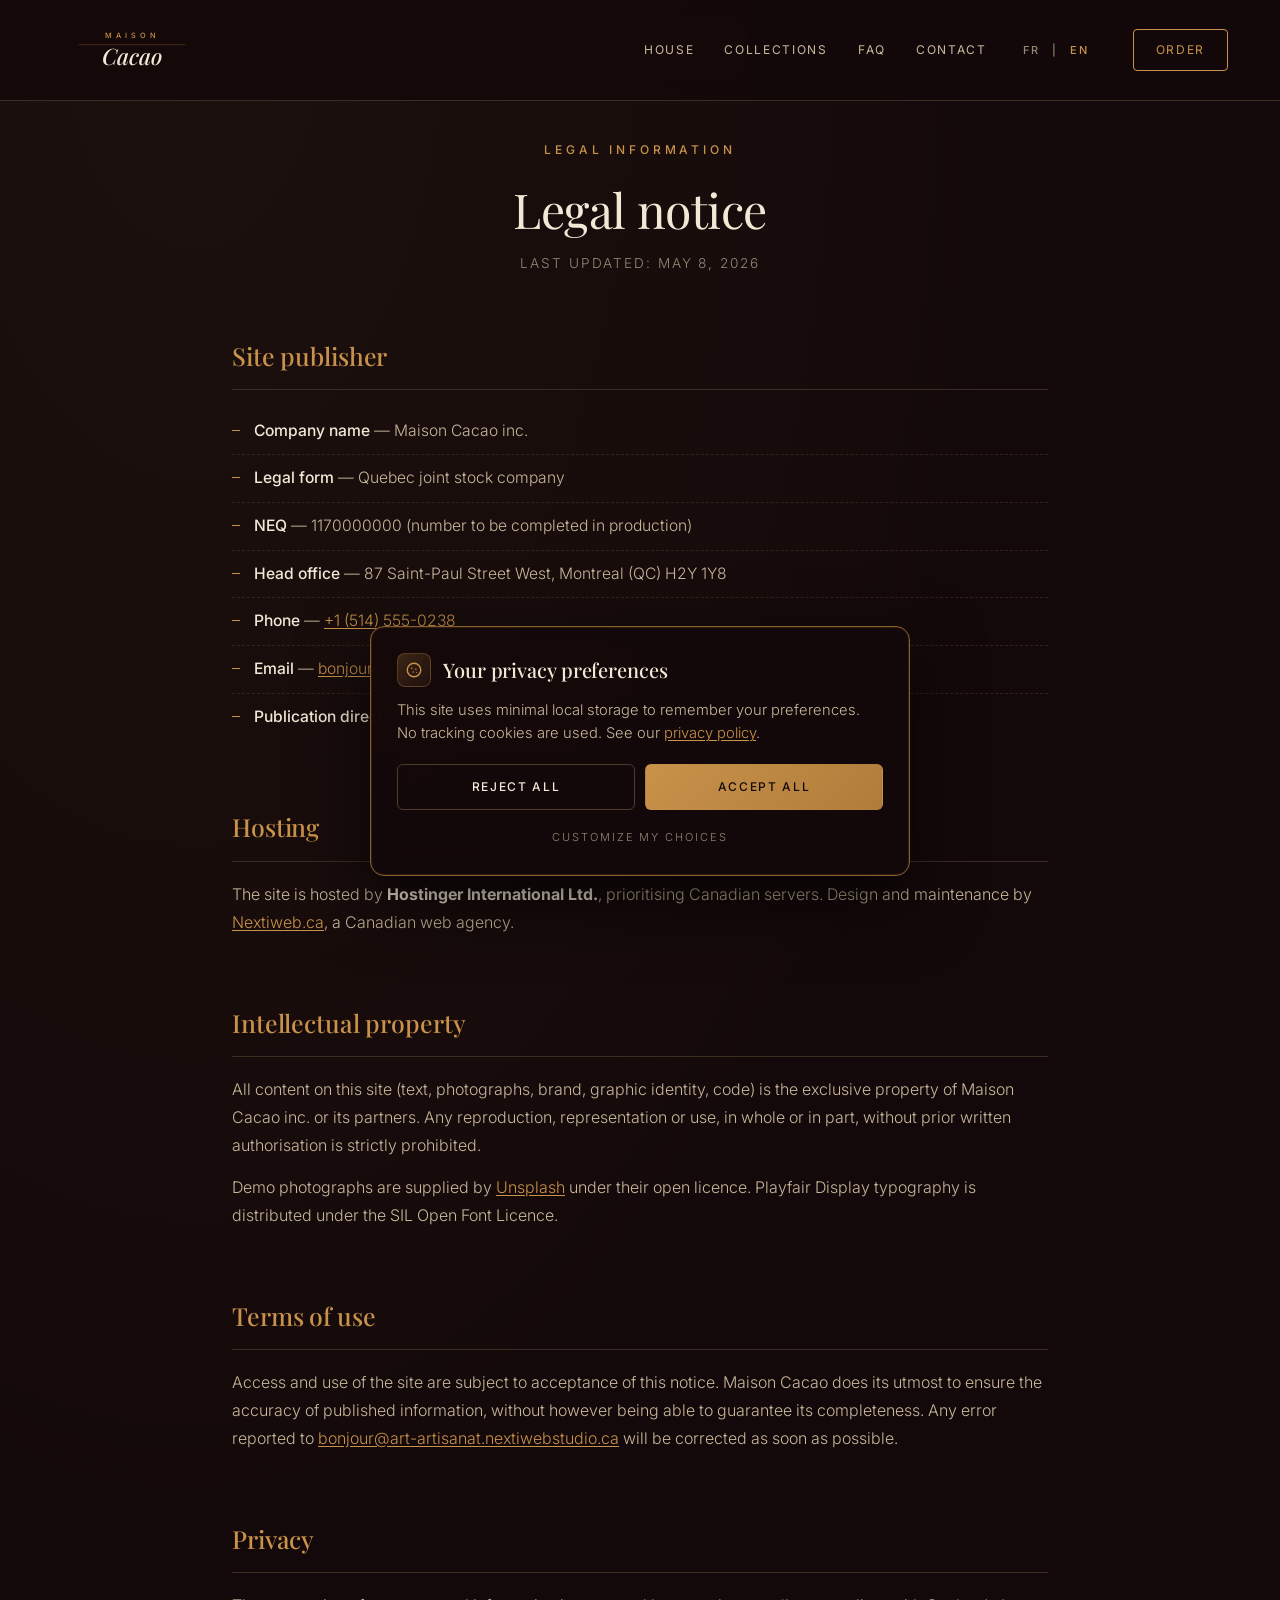
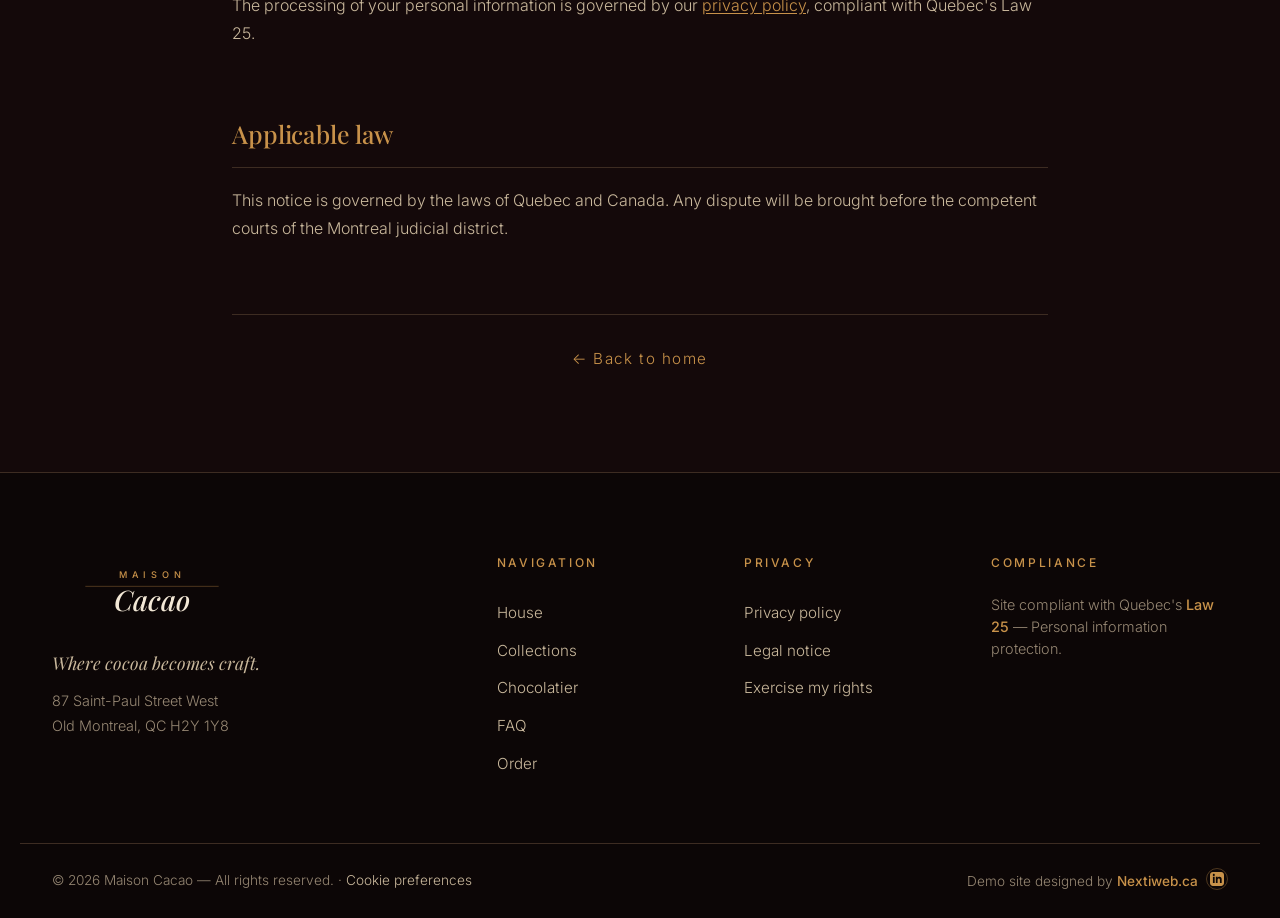
<file: legal-notice.html>
<!DOCTYPE html>
<html lang="en-CA">
<head>
  <meta charset="UTF-8" />
  <meta name="viewport" content="width=device-width, initial-scale=1.0" />
  <meta name="theme-color" content="#14090a" />
  <title>Legal notice — Maison Cacao</title>
  <meta name="description" content="Maison Cacao legal notice — artisan chocolaterie in Old Montreal." />
  <meta name="robots" content="index, follow" />
  <link rel="canonical" href="https://art-artisanat.nextiwebstudio.ca/legal-notice.html" />
  <meta property="og:locale" content="en_CA" />
  <meta property="og:type" content="website" />
  <meta property="og:title" content="Legal notice — Maison Cacao" />
  <meta property="og:description" content="Maison Cacao legal notice — artisan chocolaterie in Old Montreal." />
  <meta property="og:url" content="https://art-artisanat.nextiwebstudio.ca/legal-notice.html" />
  <meta property="og:image" content="https://art-artisanat.nextiwebstudio.ca/images/og-image.jpg" />
  <meta property="og:image:width" content="1200" />
  <meta property="og:image:height" content="630" />
  <meta property="og:image:alt" content="Maison Cacao artisan dark chocolate bars, Old Montreal" />
  <meta property="og:site_name" content="Maison Cacao" />
  <meta name="twitter:card" content="summary_large_image" />
  <meta name="twitter:title" content="Legal notice — Maison Cacao" />
  <meta name="twitter:description" content="Maison Cacao legal notice — artisan chocolaterie in Old Montreal." />
  <meta name="twitter:image" content="https://art-artisanat.nextiwebstudio.ca/images/og-image.jpg" />
  <link rel="alternate" hreflang="fr-CA" href="https://art-artisanat.nextiwebstudio.ca/mentions-legales.html" />
  <link rel="alternate" hreflang="en-CA" href="https://art-artisanat.nextiwebstudio.ca/legal-notice.html" />
  <link rel="icon" type="image/svg+xml" href="images/logo-maison-cacao.svg" />
  <link rel="preconnect" href="https://fonts.googleapis.com" />
  <link rel="preconnect" href="https://fonts.gstatic.com" crossorigin />
  <link rel="preload" as="style" href="https://fonts.googleapis.com/css2?family=Playfair+Display:ital,wght@0,400;0,500;0,600;0,700;1,400;1,500&family=Inter:wght@300;400;500;600&display=swap" onload="this.onload=null;this.rel='stylesheet'" />
  <noscript><link rel="stylesheet" href="https://fonts.googleapis.com/css2?family=Playfair+Display:ital,wght@0,400;0,500;0,600;0,700;1,400;1,500&family=Inter:wght@300;400;500;600&display=swap" /></noscript>
  <link rel="stylesheet" href="css/style.css?v=1" />
</head>
<body>
  <a href="#main" class="skip-link">Skip to main content</a>

  <header class="header header--solid" id="header" role="banner">
    <div class="header__inner">
      <a href="index-en.html" class="header__logo" aria-label="Maison Cacao — Home">
        <svg class="logo" viewBox="0 0 240 80" xmlns="http://www.w3.org/2000/svg" aria-hidden="true">
          <text x="120" y="28" text-anchor="middle" fill="#c8924a" font-family="Inter, sans-serif" font-size="11" letter-spacing="6" font-weight="500">MAISON</text>
          <line x1="40" y1="38" x2="200" y2="38" stroke="#c8924a" stroke-width="0.7" opacity="0.6" />
          <text x="120" y="68" text-anchor="middle" fill="#f3e8d6" font-family="Playfair Display, serif" font-size="34" font-style="italic" font-weight="500">Cacao</text>
        </svg>
      </a>
      <nav class="header__nav" id="nav" aria-label="Main navigation">
        <a href="index-en.html#histoire" class="header__link">House</a>
        <a href="index-en.html#collections" class="header__link">Collections</a>
        <a href="index-en.html#faq" class="header__link">FAQ</a>
        <a href="index-en.html#contact" class="header__link">Contact</a>
        <div class="lang-switch">
          <a href="mentions-legales.html" class="lang-switch__link" hreflang="fr-CA" lang="fr-CA">FR</a>
          <span aria-hidden="true">|</span>
          <a href="legal-notice.html" class="lang-switch__link is-active" hreflang="en-CA" lang="en-CA">EN</a>
        </div>
        <a href="index-en.html#commande" class="header__link header__cta">Order</a>
      </nav>
      <button class="header__burger" id="burger" aria-label="Open menu" aria-expanded="false" aria-controls="nav">
        <span></span><span></span><span></span>
      </button>
    </div>
  </header>

  <main id="main" class="legal-page">
    <div class="container container--narrow">
      <span class="eyebrow eyebrow--center">Legal information</span>
      <h1 class="legal__title">Legal notice</h1>
      <p class="legal__updated">Last updated: May 8, 2026</p>

      <section class="legal__section">
        <h2>Site publisher</h2>
        <ul class="legal__list">
          <li><strong>Company name</strong> — Maison Cacao inc.</li>
          <li><strong>Legal form</strong> — Quebec joint stock company</li>
          <li><strong>NEQ</strong> — 1170000000 (number to be completed in production)</li>
          <li><strong>Head office</strong> — 87 Saint-Paul Street West, Montreal (QC) H2Y 1Y8</li>
          <li><strong>Phone</strong> — <a href="tel:+15145550238">+1 (514) 555-0238</a></li>
          <li><strong>Email</strong> — <a href="mailto:bonjour@art-artisanat.nextiwebstudio.ca">bonjour@art-artisanat.nextiwebstudio.ca</a></li>
          <li><strong>Publication director</strong> — Antoine Beauchemin</li>
        </ul>
      </section>

      <section class="legal__section">
        <h2>Hosting</h2>
        <p>
          The site is hosted by <strong>Hostinger International Ltd.</strong>, prioritising Canadian servers. Design and maintenance by <a href="https://nextiweb.ca/art-artisanat.html" target="_blank" rel="noopener">Nextiweb.ca</a>, a Canadian web agency.
        </p>
      </section>

      <section class="legal__section">
        <h2>Intellectual property</h2>
        <p>
          All content on this site (text, photographs, brand, graphic identity, code) is the exclusive property of Maison Cacao inc. or its partners. Any reproduction, representation or use, in whole or in part, without prior written authorisation is strictly prohibited.
        </p>
        <p>
          Demo photographs are supplied by <a href="https://unsplash.com" target="_blank" rel="noopener">Unsplash</a> under their open licence. Playfair Display typography is distributed under the SIL Open Font Licence.
        </p>
      </section>

      <section class="legal__section">
        <h2>Terms of use</h2>
        <p>
          Access and use of the site are subject to acceptance of this notice. Maison Cacao does its utmost to ensure the accuracy of published information, without however being able to guarantee its completeness. Any error reported to <a href="mailto:bonjour@art-artisanat.nextiwebstudio.ca">bonjour@art-artisanat.nextiwebstudio.ca</a> will be corrected as soon as possible.
        </p>
      </section>

      <section class="legal__section">
        <h2>Privacy</h2>
        <p>
          The processing of your personal information is governed by our <a href="privacy-policy.html">privacy policy</a>, compliant with Quebec's Law 25.
        </p>
      </section>

      <section class="legal__section">
        <h2>Applicable law</h2>
        <p>
          This notice is governed by the laws of Quebec and Canada. Any dispute will be brought before the competent courts of the Montreal judicial district.
        </p>
      </section>

      <p class="legal__back"><a href="index-en.html">← Back to home</a></p>
    </div>
  </main>

  <footer class="footer" role="contentinfo">
    <div class="container footer__inner">
      <div class="footer__brand">
        <svg class="logo logo--footer" viewBox="0 0 240 80" xmlns="http://www.w3.org/2000/svg" aria-hidden="true">
          <text x="120" y="28" text-anchor="middle" fill="#c8924a" font-family="Inter, sans-serif" font-size="11" letter-spacing="6" font-weight="500">MAISON</text>
          <line x1="40" y1="38" x2="200" y2="38" stroke="#c8924a" stroke-width="0.7" opacity="0.6" />
          <text x="120" y="68" text-anchor="middle" fill="#f3e8d6" font-family="Playfair Display, serif" font-size="34" font-style="italic" font-weight="500">Cacao</text>
        </svg>
        <p>Where cocoa becomes craft.</p>
        <p class="footer__address">87 Saint-Paul Street West<br/>Old Montreal, QC H2Y 1Y8</p>
      </div>
      <div class="footer__col">
        <h4>Navigation</h4>
        <a href="index-en.html#histoire">House</a>
        <a href="index-en.html#collections">Collections</a>
        <a href="index-en.html#chocolatier">Chocolatier</a>
        <a href="index-en.html#faq">FAQ</a>
        <a href="index-en.html#commande">Order</a>
      </div>
      <div class="footer__col">
        <h4>Privacy</h4>
        <a href="privacy-policy.html">Privacy policy</a>
        <a href="legal-notice.html">Legal notice</a>
        <a href="mailto:vieprivee@art-artisanat.nextiwebstudio.ca">Exercise my rights</a>
      </div>
      <div class="footer__col footer__newsletter">
        <h4>Compliance</h4>
        <p class="footer__compliance">
          Site compliant with Quebec's <strong>Law 25</strong> — Personal information protection.
        </p>
      </div>
    </div>
    <div class="footer__bottom">
      <p>&copy; 2026 Maison Cacao — All rights reserved. · <a href="#" data-cookie-prefs>Cookie preferences</a></p>
      <p class="footer__credit">
        Demo site designed by
        <a href="https://nextiweb.ca/art-artisanat.html" target="_blank" rel="noopener" class="credit-link">
          <span>Nextiweb.ca</span>
        </a>
        <a href="https://www.linkedin.com/company/nextiweb/" target="_blank" rel="noopener" class="credit-link credit-link--icon-only" aria-label="Nextiweb LinkedIn">
          <svg class="credit-icon" viewBox="0 0 24 24" width="14" height="14" fill="currentColor" aria-hidden="true"><path d="M19 0h-14c-2.761 0-5 2.239-5 5v14c0 2.761 2.239 5 5 5h14c2.762 0 5-2.239 5-5v-14c0-2.761-2.238-5-5-5zm-11 19h-3v-11h3v11zm-1.5-12.268c-.966 0-1.75-.79-1.75-1.764s.784-1.764 1.75-1.764 1.75.79 1.75 1.764-.783 1.764-1.75 1.764zm13.5 12.268h-3v-5.604c0-3.368-4-3.113-4 0v5.604h-3v-11h3v1.765c1.396-2.586 7-2.777 7 2.476v6.759z"/></svg>
        </a>
      </p>
    </div>
  </footer>

  <script src="js/script.js"></script>
</body>
</html>
</file>
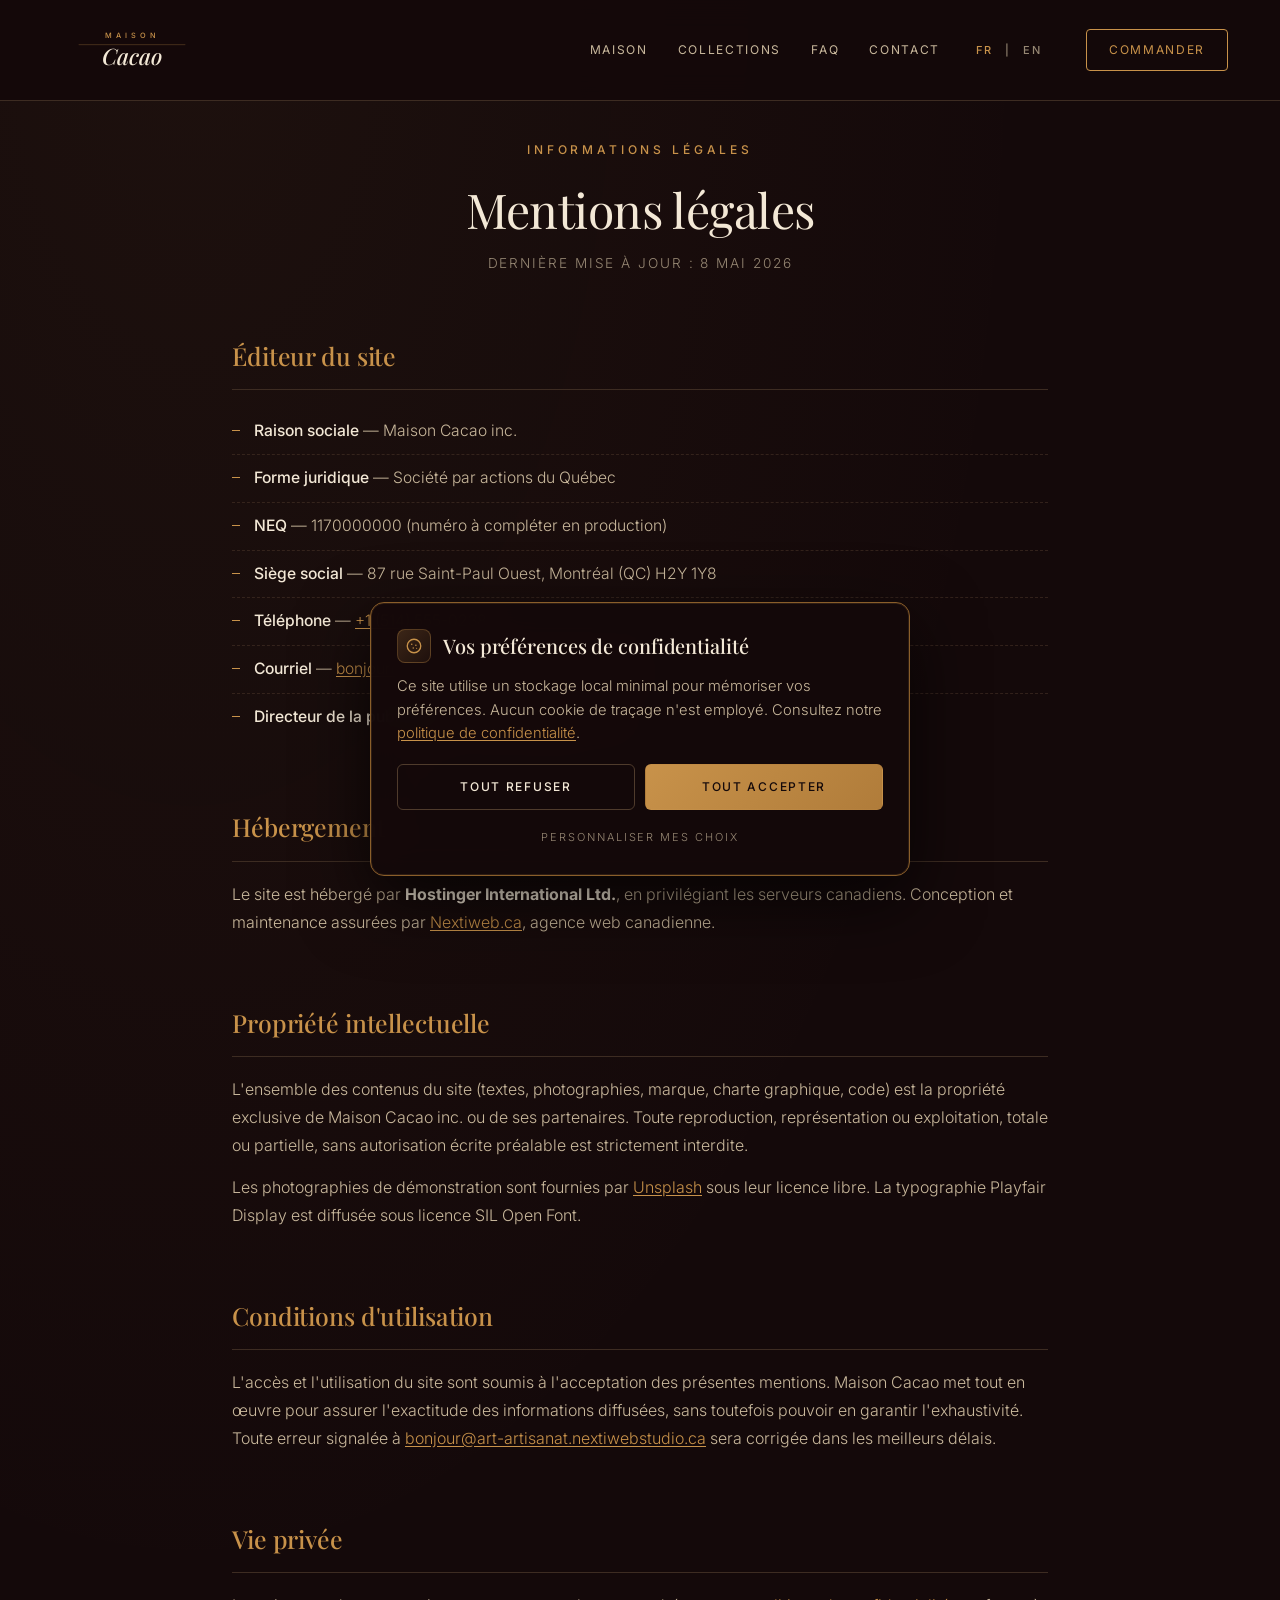
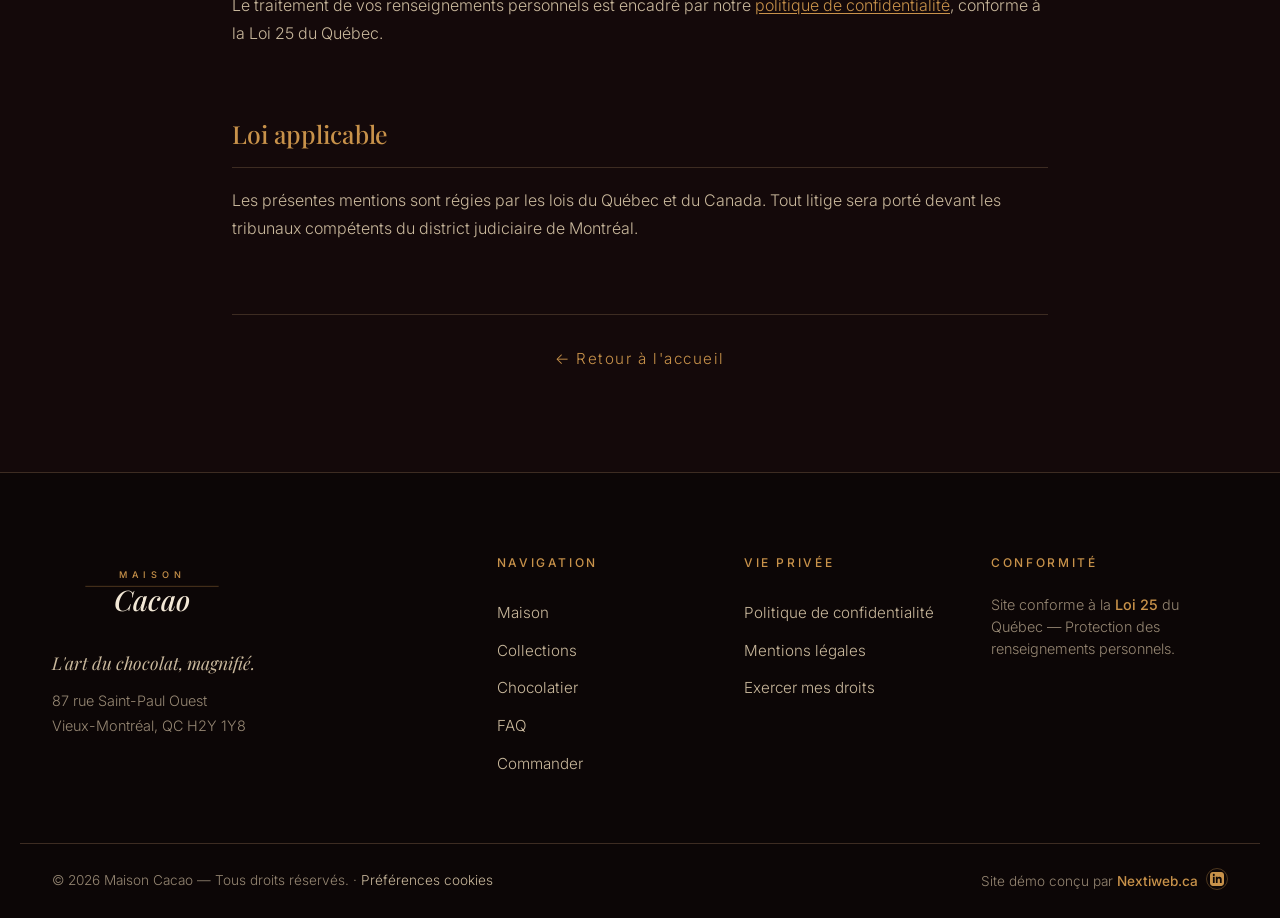
<file: mentions-legales.html>
<!DOCTYPE html>
<html lang="fr-CA">
<head>
  <meta charset="UTF-8" />
  <meta name="viewport" content="width=device-width, initial-scale=1.0" />
  <meta name="theme-color" content="#14090a" />
  <title>Mentions légales — Maison Cacao</title>
  <meta name="description" content="Mentions légales de Maison Cacao — chocolaterie artisanale au Vieux-Montréal." />
  <meta name="robots" content="index, follow" />
  <link rel="canonical" href="https://art-artisanat.nextiwebstudio.ca/mentions-legales.html" />
  <meta property="og:locale" content="fr_CA" />
  <meta property="og:type" content="website" />
  <meta property="og:title" content="Mentions légales — Maison Cacao" />
  <meta property="og:description" content="Mentions légales de Maison Cacao — chocolaterie artisanale au Vieux-Montréal." />
  <meta property="og:url" content="https://art-artisanat.nextiwebstudio.ca/mentions-legales.html" />
  <meta property="og:image" content="https://art-artisanat.nextiwebstudio.ca/images/og-image.jpg" />
  <meta property="og:image:width" content="1200" />
  <meta property="og:image:height" content="630" />
  <meta property="og:image:alt" content="Tablettes de chocolat noir artisanal Maison Cacao, Vieux-Montréal" />
  <meta property="og:site_name" content="Maison Cacao" />
  <meta name="twitter:card" content="summary_large_image" />
  <meta name="twitter:title" content="Mentions légales — Maison Cacao" />
  <meta name="twitter:description" content="Mentions légales de Maison Cacao — chocolaterie artisanale au Vieux-Montréal." />
  <meta name="twitter:image" content="https://art-artisanat.nextiwebstudio.ca/images/og-image.jpg" />
  <link rel="alternate" hreflang="fr-CA" href="https://art-artisanat.nextiwebstudio.ca/mentions-legales.html" />
  <link rel="alternate" hreflang="en-CA" href="https://art-artisanat.nextiwebstudio.ca/legal-notice.html" />
  <link rel="icon" type="image/svg+xml" href="images/logo-maison-cacao.svg" />
  <link rel="preconnect" href="https://fonts.googleapis.com" />
  <link rel="preconnect" href="https://fonts.gstatic.com" crossorigin />
  <link rel="preload" as="style" href="https://fonts.googleapis.com/css2?family=Playfair+Display:ital,wght@0,400;0,500;0,600;0,700;1,400;1,500&family=Inter:wght@300;400;500;600&display=swap" onload="this.onload=null;this.rel='stylesheet'" />
  <noscript><link rel="stylesheet" href="https://fonts.googleapis.com/css2?family=Playfair+Display:ital,wght@0,400;0,500;0,600;0,700;1,400;1,500&family=Inter:wght@300;400;500;600&display=swap" /></noscript>
  <link rel="stylesheet" href="css/style.css?v=1" />
</head>
<body>
  <a href="#main" class="skip-link">Aller au contenu principal</a>

  <header class="header header--solid" id="header" role="banner">
    <div class="header__inner">
      <a href="index.html" class="header__logo" aria-label="Maison Cacao — Accueil">
        <svg class="logo" viewBox="0 0 240 80" xmlns="http://www.w3.org/2000/svg" aria-hidden="true">
          <text x="120" y="28" text-anchor="middle" fill="#c8924a" font-family="Inter, sans-serif" font-size="11" letter-spacing="6" font-weight="500">MAISON</text>
          <line x1="40" y1="38" x2="200" y2="38" stroke="#c8924a" stroke-width="0.7" opacity="0.6" />
          <text x="120" y="68" text-anchor="middle" fill="#f3e8d6" font-family="Playfair Display, serif" font-size="34" font-style="italic" font-weight="500">Cacao</text>
        </svg>
      </a>
      <nav class="header__nav" id="nav" aria-label="Navigation principale">
        <a href="index.html#histoire" class="header__link">Maison</a>
        <a href="index.html#collections" class="header__link">Collections</a>
        <a href="index.html#faq" class="header__link">FAQ</a>
        <a href="index.html#contact" class="header__link">Contact</a>
        <div class="lang-switch">
          <a href="mentions-legales.html" class="lang-switch__link is-active" hreflang="fr-CA" lang="fr-CA">FR</a>
          <span aria-hidden="true">|</span>
          <a href="legal-notice.html" class="lang-switch__link" hreflang="en-CA" lang="en-CA">EN</a>
        </div>
        <a href="index.html#commande" class="header__link header__cta">Commander</a>
      </nav>
      <button class="header__burger" id="burger" aria-label="Ouvrir le menu" aria-expanded="false" aria-controls="nav">
        <span></span><span></span><span></span>
      </button>
    </div>
  </header>

  <main id="main" class="legal-page">
    <div class="container container--narrow">
      <span class="eyebrow eyebrow--center">Informations légales</span>
      <h1 class="legal__title">Mentions légales</h1>
      <p class="legal__updated">Dernière mise à jour : 8 mai 2026</p>

      <section class="legal__section">
        <h2>Éditeur du site</h2>
        <ul class="legal__list">
          <li><strong>Raison sociale</strong> — Maison Cacao inc.</li>
          <li><strong>Forme juridique</strong> — Société par actions du Québec</li>
          <li><strong>NEQ</strong> — 1170000000 (numéro à compléter en production)</li>
          <li><strong>Siège social</strong> — 87 rue Saint-Paul Ouest, Montréal (QC) H2Y 1Y8</li>
          <li><strong>Téléphone</strong> — <a href="tel:+15145550238">+1 (514) 555-0238</a></li>
          <li><strong>Courriel</strong> — <a href="mailto:bonjour@art-artisanat.nextiwebstudio.ca">bonjour@art-artisanat.nextiwebstudio.ca</a></li>
          <li><strong>Directeur de la publication</strong> — Antoine Beauchemin</li>
        </ul>
      </section>

      <section class="legal__section">
        <h2>Hébergement</h2>
        <p>
          Le site est hébergé par <strong>Hostinger International Ltd.</strong>, en privilégiant les serveurs canadiens. Conception et maintenance assurées par <a href="https://nextiweb.ca/art-artisanat.html" target="_blank" rel="noopener">Nextiweb.ca</a>, agence web canadienne.
        </p>
      </section>

      <section class="legal__section">
        <h2>Propriété intellectuelle</h2>
        <p>
          L'ensemble des contenus du site (textes, photographies, marque, charte graphique, code) est la propriété exclusive de Maison Cacao inc. ou de ses partenaires. Toute reproduction, représentation ou exploitation, totale ou partielle, sans autorisation écrite préalable est strictement interdite.
        </p>
        <p>
          Les photographies de démonstration sont fournies par <a href="https://unsplash.com" target="_blank" rel="noopener">Unsplash</a> sous leur licence libre. La typographie Playfair Display est diffusée sous licence SIL Open Font.
        </p>
      </section>

      <section class="legal__section">
        <h2>Conditions d'utilisation</h2>
        <p>
          L'accès et l'utilisation du site sont soumis à l'acceptation des présentes mentions. Maison Cacao met tout en œuvre pour assurer l'exactitude des informations diffusées, sans toutefois pouvoir en garantir l'exhaustivité. Toute erreur signalée à <a href="mailto:bonjour@art-artisanat.nextiwebstudio.ca">bonjour@art-artisanat.nextiwebstudio.ca</a> sera corrigée dans les meilleurs délais.
        </p>
      </section>

      <section class="legal__section">
        <h2>Vie privée</h2>
        <p>
          Le traitement de vos renseignements personnels est encadré par notre <a href="politique-confidentialite.html">politique de confidentialité</a>, conforme à la Loi 25 du Québec.
        </p>
      </section>

      <section class="legal__section">
        <h2>Loi applicable</h2>
        <p>
          Les présentes mentions sont régies par les lois du Québec et du Canada. Tout litige sera porté devant les tribunaux compétents du district judiciaire de Montréal.
        </p>
      </section>

      <p class="legal__back"><a href="index.html">← Retour à l'accueil</a></p>
    </div>
  </main>

  <footer class="footer" role="contentinfo">
    <div class="container footer__inner">
      <div class="footer__brand">
        <svg class="logo logo--footer" viewBox="0 0 240 80" xmlns="http://www.w3.org/2000/svg" aria-hidden="true">
          <text x="120" y="28" text-anchor="middle" fill="#c8924a" font-family="Inter, sans-serif" font-size="11" letter-spacing="6" font-weight="500">MAISON</text>
          <line x1="40" y1="38" x2="200" y2="38" stroke="#c8924a" stroke-width="0.7" opacity="0.6" />
          <text x="120" y="68" text-anchor="middle" fill="#f3e8d6" font-family="Playfair Display, serif" font-size="34" font-style="italic" font-weight="500">Cacao</text>
        </svg>
        <p>L'art du chocolat, magnifié.</p>
        <p class="footer__address">87 rue Saint-Paul Ouest<br/>Vieux-Montréal, QC H2Y 1Y8</p>
      </div>
      <div class="footer__col">
        <h4>Navigation</h4>
        <a href="index.html#histoire">Maison</a>
        <a href="index.html#collections">Collections</a>
        <a href="index.html#chocolatier">Chocolatier</a>
        <a href="index.html#faq">FAQ</a>
        <a href="index.html#commande">Commander</a>
      </div>
      <div class="footer__col">
        <h4>Vie privée</h4>
        <a href="politique-confidentialite.html">Politique de confidentialité</a>
        <a href="mentions-legales.html">Mentions légales</a>
        <a href="mailto:vieprivee@art-artisanat.nextiwebstudio.ca">Exercer mes droits</a>
      </div>
      <div class="footer__col footer__newsletter">
        <h4>Conformité</h4>
        <p class="footer__compliance">
          Site conforme à la <strong>Loi 25</strong> du Québec — Protection des renseignements personnels.
        </p>
      </div>
    </div>
    <div class="footer__bottom">
      <p>&copy; 2026 Maison Cacao — Tous droits réservés. · <a href="#" data-cookie-prefs>Préférences cookies</a></p>
      <p class="footer__credit">
        Site démo conçu par
        <a href="https://nextiweb.ca/art-artisanat.html" target="_blank" rel="noopener" class="credit-link">
          <span>Nextiweb.ca</span>
        </a>
        <a href="https://www.linkedin.com/company/nextiweb/" target="_blank" rel="noopener" class="credit-link credit-link--icon-only" aria-label="LinkedIn de Nextiweb">
          <svg class="credit-icon" viewBox="0 0 24 24" width="14" height="14" fill="currentColor" aria-hidden="true"><path d="M19 0h-14c-2.761 0-5 2.239-5 5v14c0 2.761 2.239 5 5 5h14c2.762 0 5-2.239 5-5v-14c0-2.761-2.238-5-5-5zm-11 19h-3v-11h3v11zm-1.5-12.268c-.966 0-1.75-.79-1.75-1.764s.784-1.764 1.75-1.764 1.75.79 1.75 1.764-.783 1.764-1.75 1.764zm13.5 12.268h-3v-5.604c0-3.368-4-3.113-4 0v5.604h-3v-11h3v1.765c1.396-2.586 7-2.777 7 2.476v6.759z"/></svg>
        </a>
      </p>
    </div>
  </footer>

  <script src="js/script.js"></script>
</body>
</html>
</file>
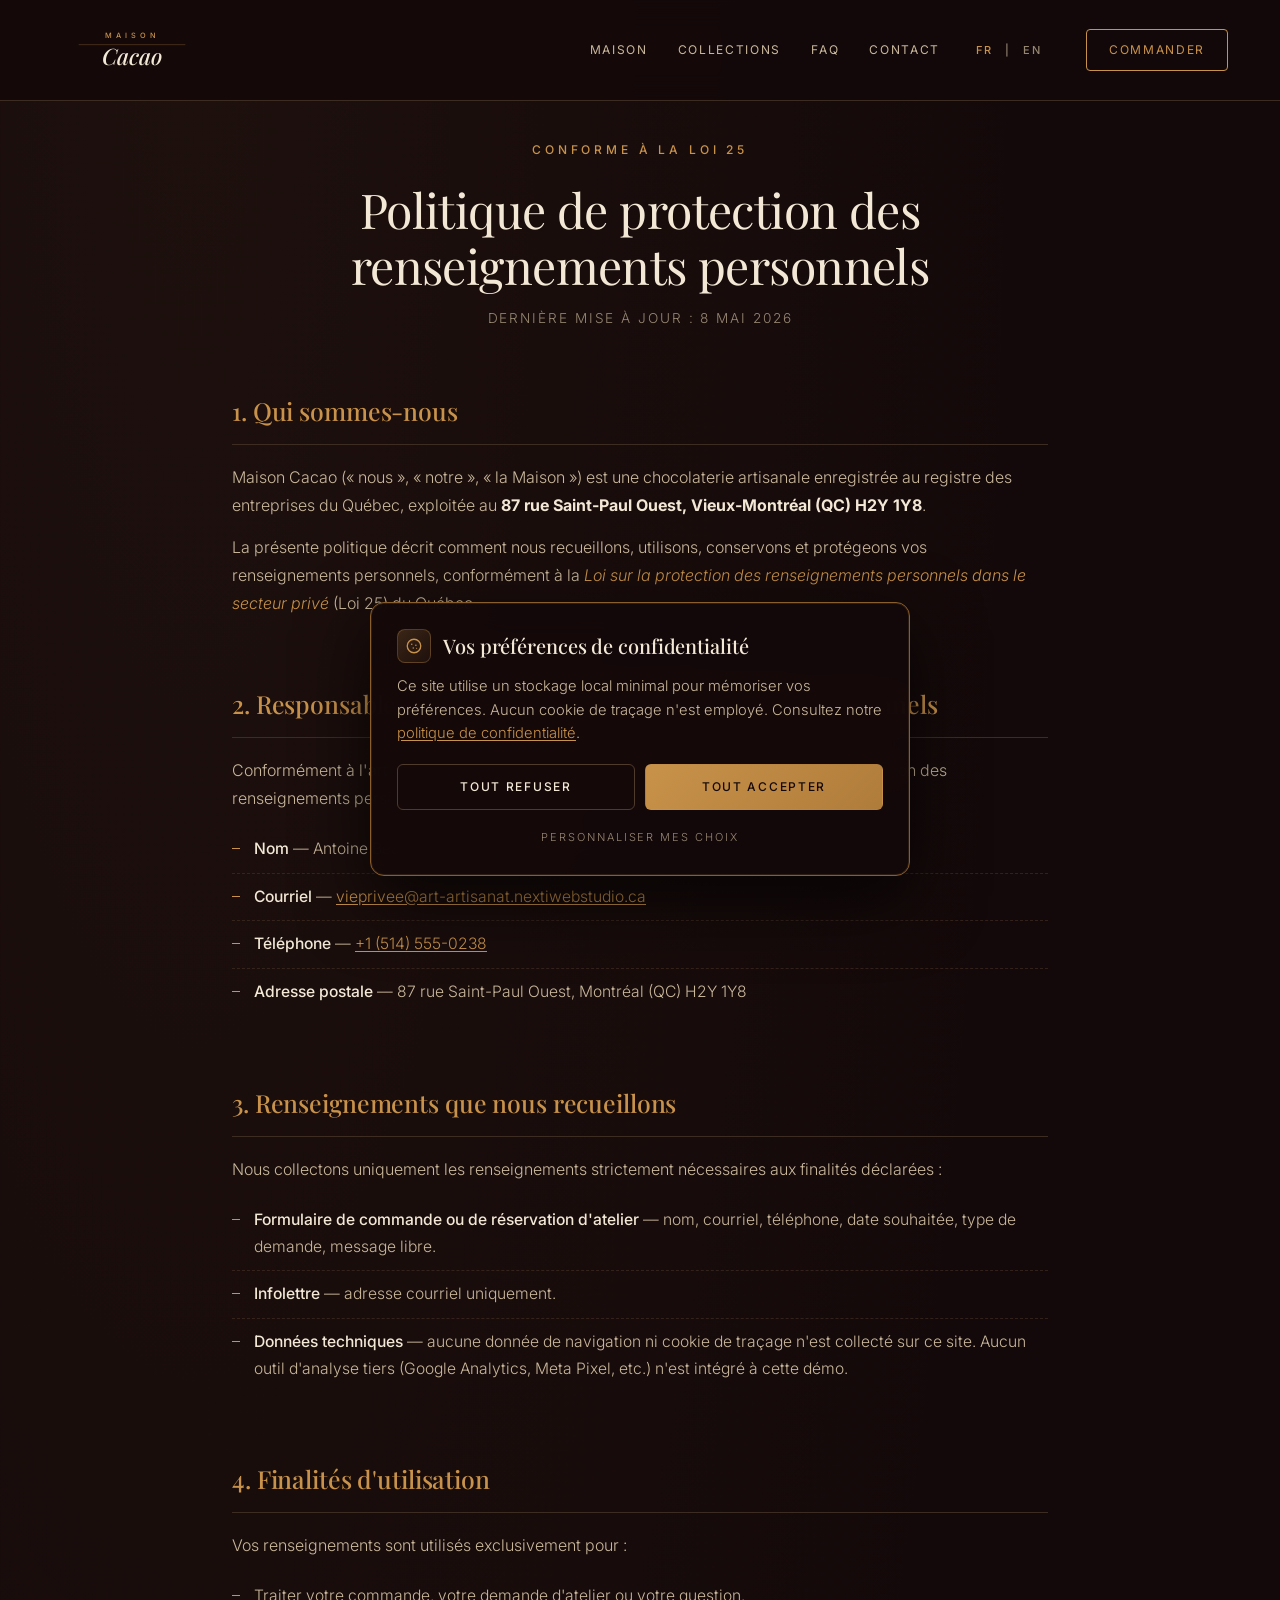
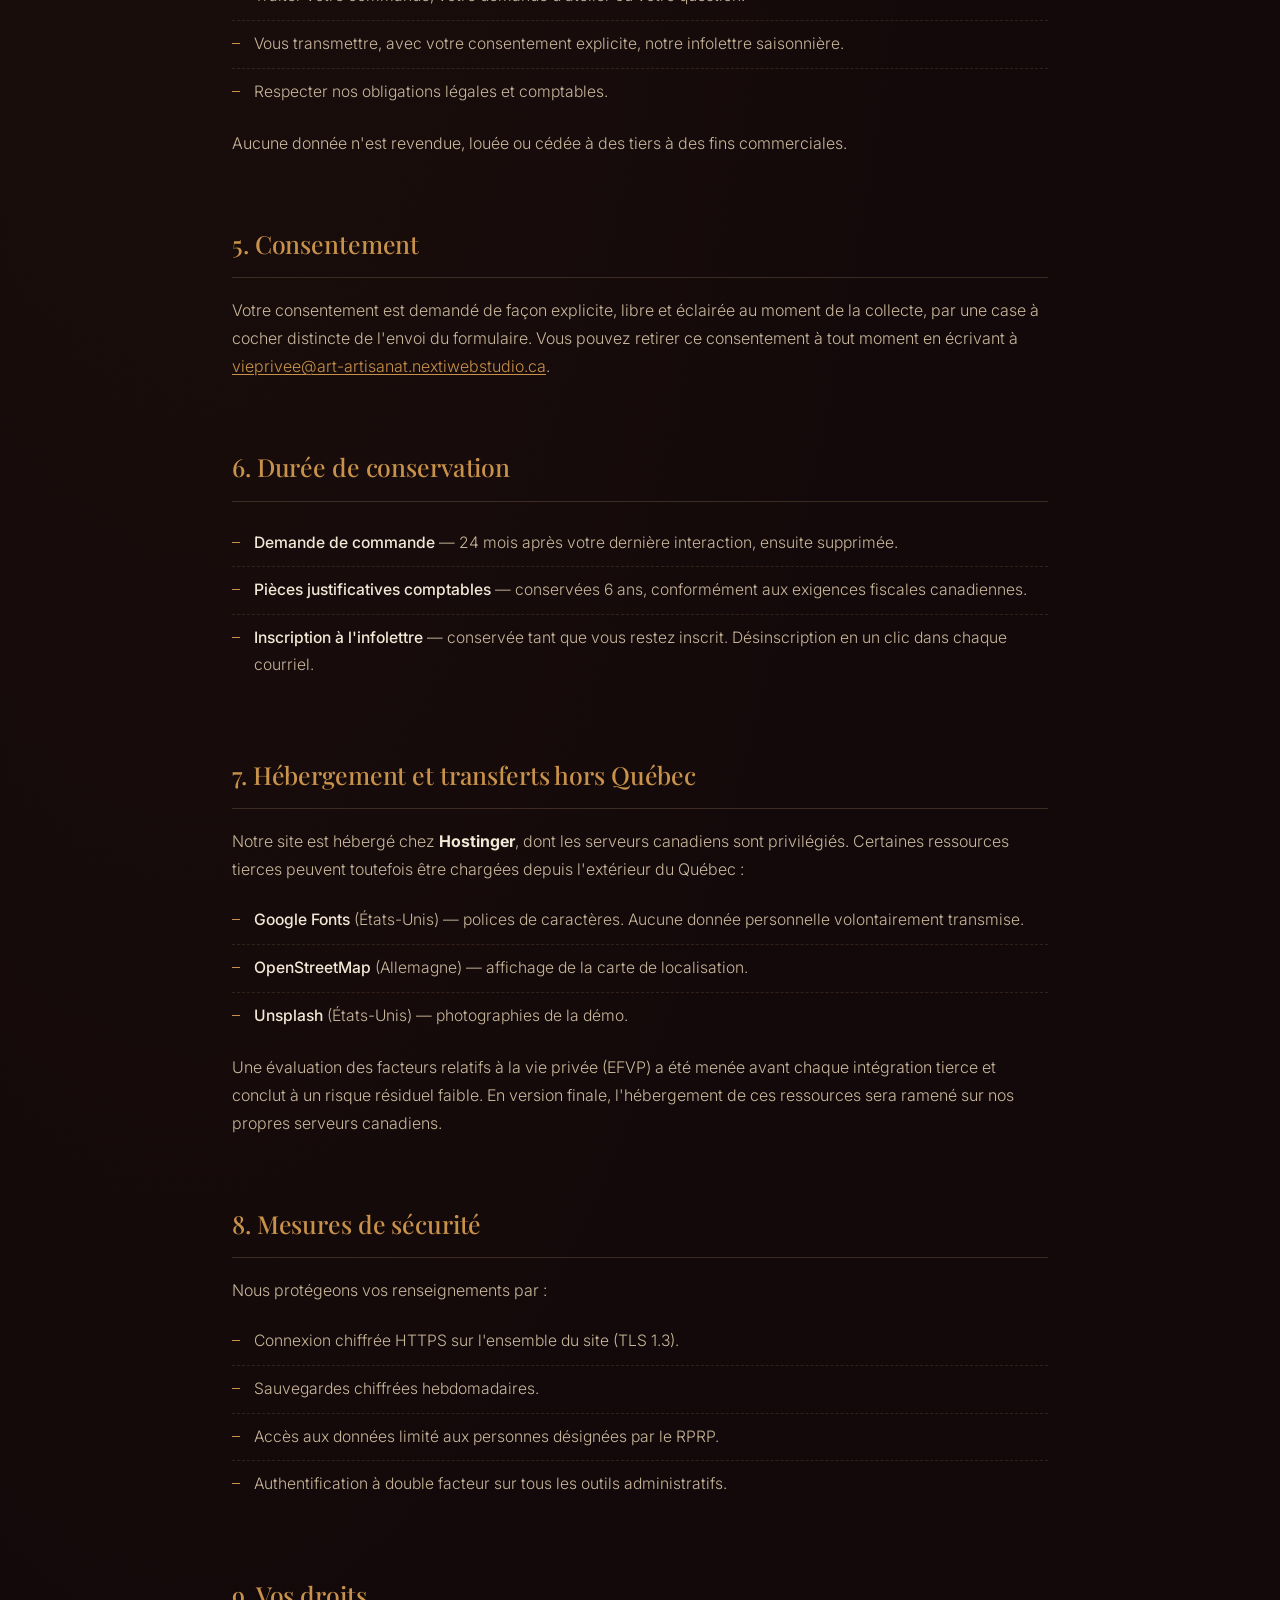
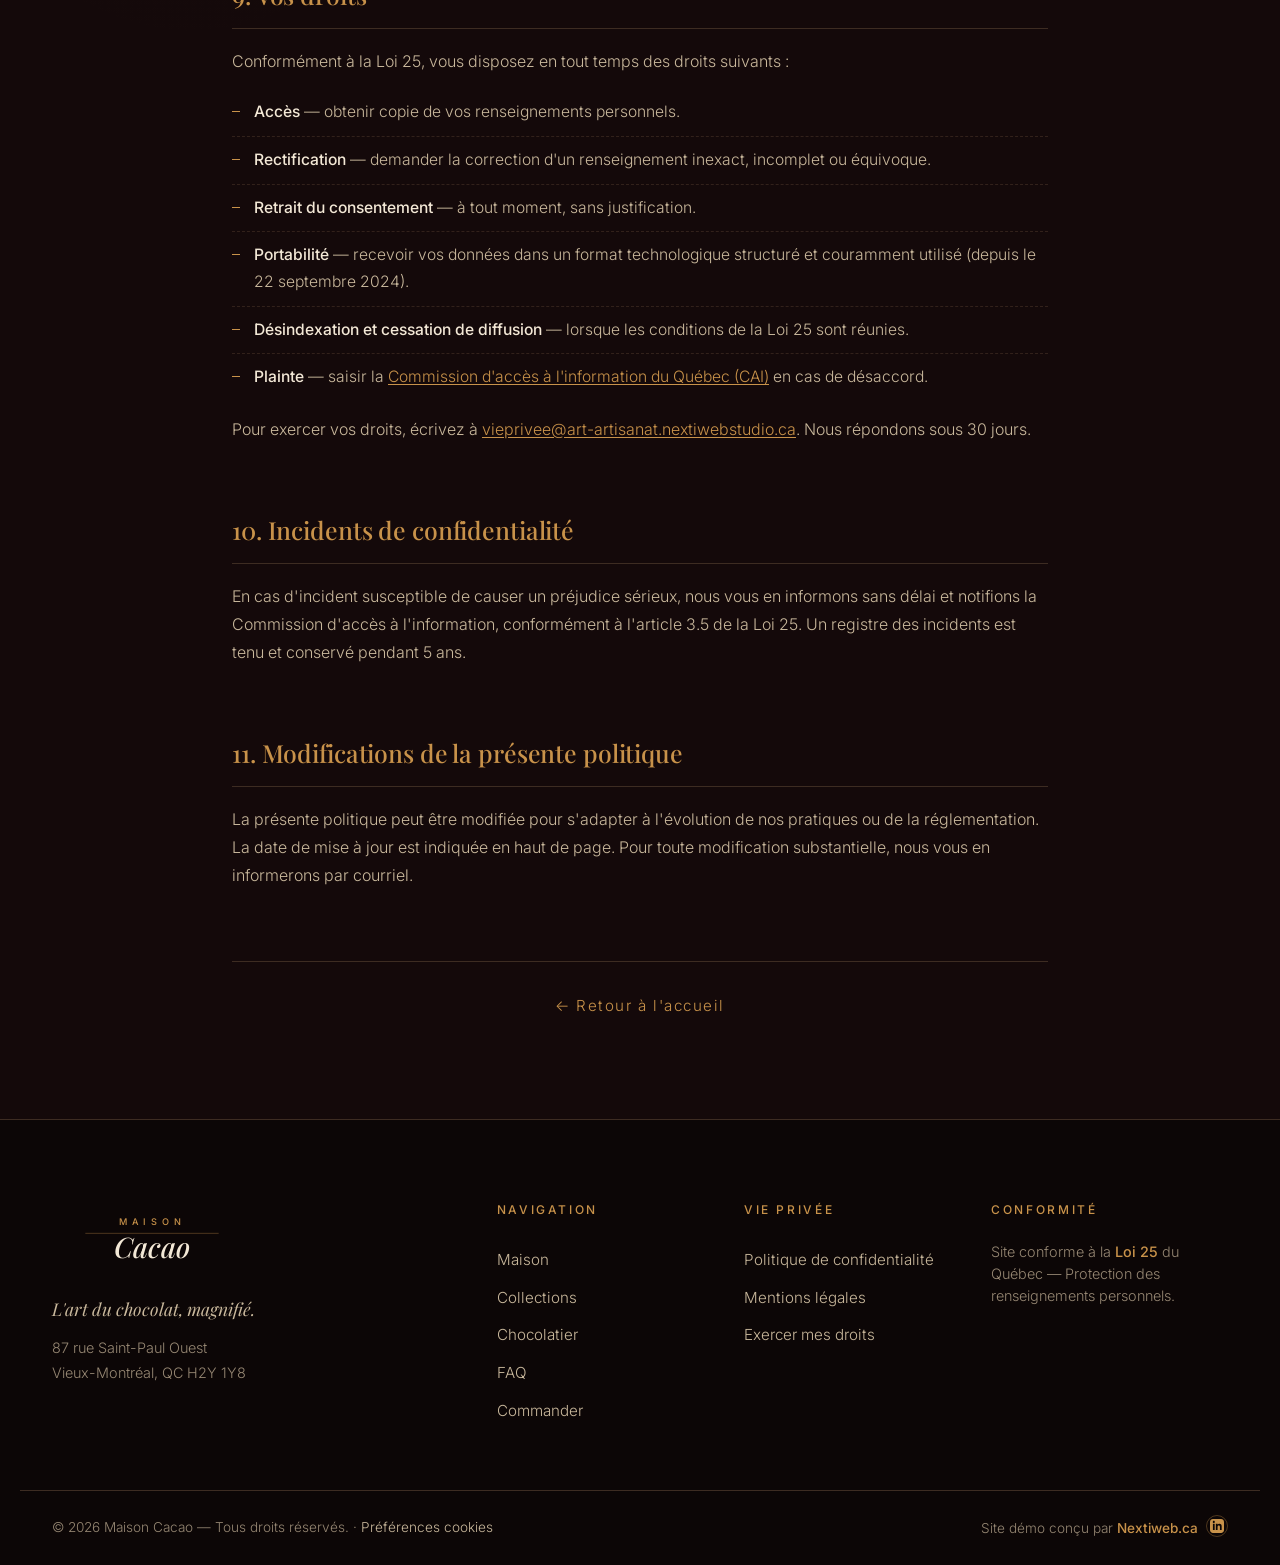
<file: politique-confidentialite.html>
<!DOCTYPE html>
<html lang="fr-CA">
<head>
  <meta charset="UTF-8" />
  <meta name="viewport" content="width=device-width, initial-scale=1.0" />
  <meta name="theme-color" content="#14090a" />
  <title>Politique de confidentialité — Maison Cacao</title>
  <meta name="description" content="Politique de protection des renseignements personnels de Maison Cacao, conforme à la Loi 25 du Québec." />
  <meta name="robots" content="index, follow" />
  <link rel="canonical" href="https://art-artisanat.nextiwebstudio.ca/politique-confidentialite.html" />
  <meta property="og:locale" content="fr_CA" />
  <meta property="og:type" content="website" />
  <meta property="og:title" content="Politique de confidentialité — Maison Cacao" />
  <meta property="og:description" content="Politique de protection des renseignements personnels de Maison Cacao, conforme à la Loi 25 du Québec." />
  <meta property="og:url" content="https://art-artisanat.nextiwebstudio.ca/politique-confidentialite.html" />
  <meta property="og:image" content="https://art-artisanat.nextiwebstudio.ca/images/og-image.jpg" />
  <meta property="og:image:width" content="1200" />
  <meta property="og:image:height" content="630" />
  <meta property="og:image:alt" content="Tablettes de chocolat noir artisanal Maison Cacao, Vieux-Montréal" />
  <meta property="og:site_name" content="Maison Cacao" />
  <meta name="twitter:card" content="summary_large_image" />
  <meta name="twitter:title" content="Politique de confidentialité — Maison Cacao" />
  <meta name="twitter:description" content="Politique de protection des renseignements personnels de Maison Cacao, conforme à la Loi 25 du Québec." />
  <meta name="twitter:image" content="https://art-artisanat.nextiwebstudio.ca/images/og-image.jpg" />
  <link rel="alternate" hreflang="fr-CA" href="https://art-artisanat.nextiwebstudio.ca/politique-confidentialite.html" />
  <link rel="alternate" hreflang="en-CA" href="https://art-artisanat.nextiwebstudio.ca/privacy-policy.html" />
  <link rel="icon" type="image/svg+xml" href="images/logo-maison-cacao.svg" />
  <link rel="preconnect" href="https://fonts.googleapis.com" />
  <link rel="preconnect" href="https://fonts.gstatic.com" crossorigin />
  <link rel="preload" as="style" href="https://fonts.googleapis.com/css2?family=Playfair+Display:ital,wght@0,400;0,500;0,600;0,700;1,400;1,500&family=Inter:wght@300;400;500;600&display=swap" onload="this.onload=null;this.rel='stylesheet'" />
  <noscript><link rel="stylesheet" href="https://fonts.googleapis.com/css2?family=Playfair+Display:ital,wght@0,400;0,500;0,600;0,700;1,400;1,500&family=Inter:wght@300;400;500;600&display=swap" /></noscript>
  <link rel="stylesheet" href="css/style.css?v=1" />
</head>
<body>
  <a href="#main" class="skip-link">Aller au contenu principal</a>

  <header class="header header--solid" id="header" role="banner">
    <div class="header__inner">
      <a href="index.html" class="header__logo" aria-label="Maison Cacao — Accueil">
        <svg class="logo" viewBox="0 0 240 80" xmlns="http://www.w3.org/2000/svg" aria-hidden="true">
          <text x="120" y="28" text-anchor="middle" fill="#c8924a" font-family="Inter, sans-serif" font-size="11" letter-spacing="6" font-weight="500">MAISON</text>
          <line x1="40" y1="38" x2="200" y2="38" stroke="#c8924a" stroke-width="0.7" opacity="0.6" />
          <text x="120" y="68" text-anchor="middle" fill="#f3e8d6" font-family="Playfair Display, serif" font-size="34" font-style="italic" font-weight="500">Cacao</text>
        </svg>
      </a>
      <nav class="header__nav" id="nav" aria-label="Navigation principale">
        <a href="index.html#histoire" class="header__link">Maison</a>
        <a href="index.html#collections" class="header__link">Collections</a>
        <a href="index.html#faq" class="header__link">FAQ</a>
        <a href="index.html#contact" class="header__link">Contact</a>
        <div class="lang-switch">
          <a href="politique-confidentialite.html" class="lang-switch__link is-active" hreflang="fr-CA" lang="fr-CA">FR</a>
          <span aria-hidden="true">|</span>
          <a href="privacy-policy.html" class="lang-switch__link" hreflang="en-CA" lang="en-CA">EN</a>
        </div>
        <a href="index.html#commande" class="header__link header__cta">Commander</a>
      </nav>
      <button class="header__burger" id="burger" aria-label="Ouvrir le menu" aria-expanded="false" aria-controls="nav">
        <span></span><span></span><span></span>
      </button>
    </div>
  </header>

  <main id="main" class="legal-page">
    <div class="container container--narrow">
      <span class="eyebrow eyebrow--center">Conforme à la Loi 25</span>
      <h1 class="legal__title">Politique de protection des renseignements personnels</h1>
      <p class="legal__updated">Dernière mise à jour : 8 mai 2026</p>

      <section class="legal__section">
        <h2>1. Qui sommes-nous</h2>
        <p>
          Maison Cacao (« nous », « notre », « la Maison ») est une chocolaterie artisanale enregistrée au registre des entreprises du Québec, exploitée au <strong>87 rue Saint-Paul Ouest, Vieux-Montréal (QC) H2Y 1Y8</strong>.
        </p>
        <p>
          La présente politique décrit comment nous recueillons, utilisons, conservons et protégeons vos renseignements personnels, conformément à la <em>Loi sur la protection des renseignements personnels dans le secteur privé</em> (Loi 25) du Québec.
        </p>
      </section>

      <section class="legal__section">
        <h2>2. Responsable de la protection des renseignements personnels</h2>
        <p>
          Conformément à l'article 3.1 de la Loi 25, nous avons désigné un responsable de la protection des renseignements personnels (RPRP) :
        </p>
        <ul class="legal__list">
          <li><strong>Nom</strong> — Antoine Beauchemin, propriétaire</li>
          <li><strong>Courriel</strong> — <a href="mailto:vieprivee@art-artisanat.nextiwebstudio.ca">vieprivee@art-artisanat.nextiwebstudio.ca</a></li>
          <li><strong>Téléphone</strong> — <a href="tel:+15145550238">+1 (514) 555-0238</a></li>
          <li><strong>Adresse postale</strong> — 87 rue Saint-Paul Ouest, Montréal (QC) H2Y 1Y8</li>
        </ul>
      </section>

      <section class="legal__section">
        <h2>3. Renseignements que nous recueillons</h2>
        <p>Nous collectons uniquement les renseignements strictement nécessaires aux finalités déclarées :</p>
        <ul class="legal__list">
          <li><strong>Formulaire de commande ou de réservation d'atelier</strong> — nom, courriel, téléphone, date souhaitée, type de demande, message libre.</li>
          <li><strong>Infolettre</strong> — adresse courriel uniquement.</li>
          <li><strong>Données techniques</strong> — aucune donnée de navigation ni cookie de traçage n'est collecté sur ce site. Aucun outil d'analyse tiers (Google Analytics, Meta Pixel, etc.) n'est intégré à cette démo.</li>
        </ul>
      </section>

      <section class="legal__section">
        <h2>4. Finalités d'utilisation</h2>
        <p>Vos renseignements sont utilisés exclusivement pour :</p>
        <ul class="legal__list">
          <li>Traiter votre commande, votre demande d'atelier ou votre question.</li>
          <li>Vous transmettre, avec votre consentement explicite, notre infolettre saisonnière.</li>
          <li>Respecter nos obligations légales et comptables.</li>
        </ul>
        <p>Aucune donnée n'est revendue, louée ou cédée à des tiers à des fins commerciales.</p>
      </section>

      <section class="legal__section">
        <h2>5. Consentement</h2>
        <p>
          Votre consentement est demandé de façon explicite, libre et éclairée au moment de la collecte, par une case à cocher distincte de l'envoi du formulaire. Vous pouvez retirer ce consentement à tout moment en écrivant à <a href="mailto:vieprivee@art-artisanat.nextiwebstudio.ca">vieprivee@art-artisanat.nextiwebstudio.ca</a>.
        </p>
      </section>

      <section class="legal__section">
        <h2>6. Durée de conservation</h2>
        <ul class="legal__list">
          <li><strong>Demande de commande</strong> — 24 mois après votre dernière interaction, ensuite supprimée.</li>
          <li><strong>Pièces justificatives comptables</strong> — conservées 6 ans, conformément aux exigences fiscales canadiennes.</li>
          <li><strong>Inscription à l'infolettre</strong> — conservée tant que vous restez inscrit. Désinscription en un clic dans chaque courriel.</li>
        </ul>
      </section>

      <section class="legal__section">
        <h2>7. Hébergement et transferts hors Québec</h2>
        <p>
          Notre site est hébergé chez <strong>Hostinger</strong>, dont les serveurs canadiens sont privilégiés. Certaines ressources tierces peuvent toutefois être chargées depuis l'extérieur du Québec :
        </p>
        <ul class="legal__list">
          <li><strong>Google Fonts</strong> (États-Unis) — polices de caractères. Aucune donnée personnelle volontairement transmise.</li>
          <li><strong>OpenStreetMap</strong> (Allemagne) — affichage de la carte de localisation.</li>
          <li><strong>Unsplash</strong> (États-Unis) — photographies de la démo.</li>
        </ul>
        <p>
          Une évaluation des facteurs relatifs à la vie privée (EFVP) a été menée avant chaque intégration tierce et conclut à un risque résiduel faible. En version finale, l'hébergement de ces ressources sera ramené sur nos propres serveurs canadiens.
        </p>
      </section>

      <section class="legal__section">
        <h2>8. Mesures de sécurité</h2>
        <p>Nous protégeons vos renseignements par :</p>
        <ul class="legal__list">
          <li>Connexion chiffrée HTTPS sur l'ensemble du site (TLS 1.3).</li>
          <li>Sauvegardes chiffrées hebdomadaires.</li>
          <li>Accès aux données limité aux personnes désignées par le RPRP.</li>
          <li>Authentification à double facteur sur tous les outils administratifs.</li>
        </ul>
      </section>

      <section class="legal__section">
        <h2>9. Vos droits</h2>
        <p>Conformément à la Loi 25, vous disposez en tout temps des droits suivants :</p>
        <ul class="legal__list">
          <li><strong>Accès</strong> — obtenir copie de vos renseignements personnels.</li>
          <li><strong>Rectification</strong> — demander la correction d'un renseignement inexact, incomplet ou équivoque.</li>
          <li><strong>Retrait du consentement</strong> — à tout moment, sans justification.</li>
          <li><strong>Portabilité</strong> — recevoir vos données dans un format technologique structuré et couramment utilisé (depuis le 22 septembre 2024).</li>
          <li><strong>Désindexation et cessation de diffusion</strong> — lorsque les conditions de la Loi 25 sont réunies.</li>
          <li><strong>Plainte</strong> — saisir la <a href="https://www.cai.gouv.qc.ca" target="_blank" rel="noopener">Commission d'accès à l'information du Québec (CAI)</a> en cas de désaccord.</li>
        </ul>
        <p>Pour exercer vos droits, écrivez à <a href="mailto:vieprivee@art-artisanat.nextiwebstudio.ca">vieprivee@art-artisanat.nextiwebstudio.ca</a>. Nous répondons sous 30 jours.</p>
      </section>

      <section class="legal__section">
        <h2>10. Incidents de confidentialité</h2>
        <p>
          En cas d'incident susceptible de causer un préjudice sérieux, nous vous en informons sans délai et notifions la Commission d'accès à l'information, conformément à l'article 3.5 de la Loi 25. Un registre des incidents est tenu et conservé pendant 5 ans.
        </p>
      </section>

      <section class="legal__section">
        <h2>11. Modifications de la présente politique</h2>
        <p>
          La présente politique peut être modifiée pour s'adapter à l'évolution de nos pratiques ou de la réglementation. La date de mise à jour est indiquée en haut de page. Pour toute modification substantielle, nous vous en informerons par courriel.
        </p>
      </section>

      <p class="legal__back"><a href="index.html">← Retour à l'accueil</a></p>
    </div>
  </main>

  <footer class="footer" role="contentinfo">
    <div class="container footer__inner">
      <div class="footer__brand">
        <svg class="logo logo--footer" viewBox="0 0 240 80" xmlns="http://www.w3.org/2000/svg" aria-hidden="true">
          <text x="120" y="28" text-anchor="middle" fill="#c8924a" font-family="Inter, sans-serif" font-size="11" letter-spacing="6" font-weight="500">MAISON</text>
          <line x1="40" y1="38" x2="200" y2="38" stroke="#c8924a" stroke-width="0.7" opacity="0.6" />
          <text x="120" y="68" text-anchor="middle" fill="#f3e8d6" font-family="Playfair Display, serif" font-size="34" font-style="italic" font-weight="500">Cacao</text>
        </svg>
        <p>L'art du chocolat, magnifié.</p>
        <p class="footer__address">87 rue Saint-Paul Ouest<br/>Vieux-Montréal, QC H2Y 1Y8</p>
      </div>
      <div class="footer__col">
        <h4>Navigation</h4>
        <a href="index.html#histoire">Maison</a>
        <a href="index.html#collections">Collections</a>
        <a href="index.html#chocolatier">Chocolatier</a>
        <a href="index.html#faq">FAQ</a>
        <a href="index.html#commande">Commander</a>
      </div>
      <div class="footer__col">
        <h4>Vie privée</h4>
        <a href="politique-confidentialite.html">Politique de confidentialité</a>
        <a href="mentions-legales.html">Mentions légales</a>
        <a href="mailto:vieprivee@art-artisanat.nextiwebstudio.ca">Exercer mes droits</a>
      </div>
      <div class="footer__col footer__newsletter">
        <h4>Conformité</h4>
        <p class="footer__compliance">
          Site conforme à la <strong>Loi 25</strong> du Québec — Protection des renseignements personnels.
        </p>
      </div>
    </div>
    <div class="footer__bottom">
      <p>&copy; 2026 Maison Cacao — Tous droits réservés. · <a href="#" data-cookie-prefs>Préférences cookies</a></p>
      <p class="footer__credit">
        Site démo conçu par
        <a href="https://nextiweb.ca/art-artisanat.html" target="_blank" rel="noopener" class="credit-link">
          <span>Nextiweb.ca</span>
        </a>
        <a href="https://www.linkedin.com/company/nextiweb/" target="_blank" rel="noopener" class="credit-link credit-link--icon-only" aria-label="LinkedIn de Nextiweb">
          <svg class="credit-icon" viewBox="0 0 24 24" width="14" height="14" fill="currentColor" aria-hidden="true"><path d="M19 0h-14c-2.761 0-5 2.239-5 5v14c0 2.761 2.239 5 5 5h14c2.762 0 5-2.239 5-5v-14c0-2.761-2.238-5-5-5zm-11 19h-3v-11h3v11zm-1.5-12.268c-.966 0-1.75-.79-1.75-1.764s.784-1.764 1.75-1.764 1.75.79 1.75 1.764-.783 1.764-1.75 1.764zm13.5 12.268h-3v-5.604c0-3.368-4-3.113-4 0v5.604h-3v-11h3v1.765c1.396-2.586 7-2.777 7 2.476v6.759z"/></svg>
        </a>
      </p>
    </div>
  </footer>

  <script src="js/script.js"></script>
</body>
</html>
</file>
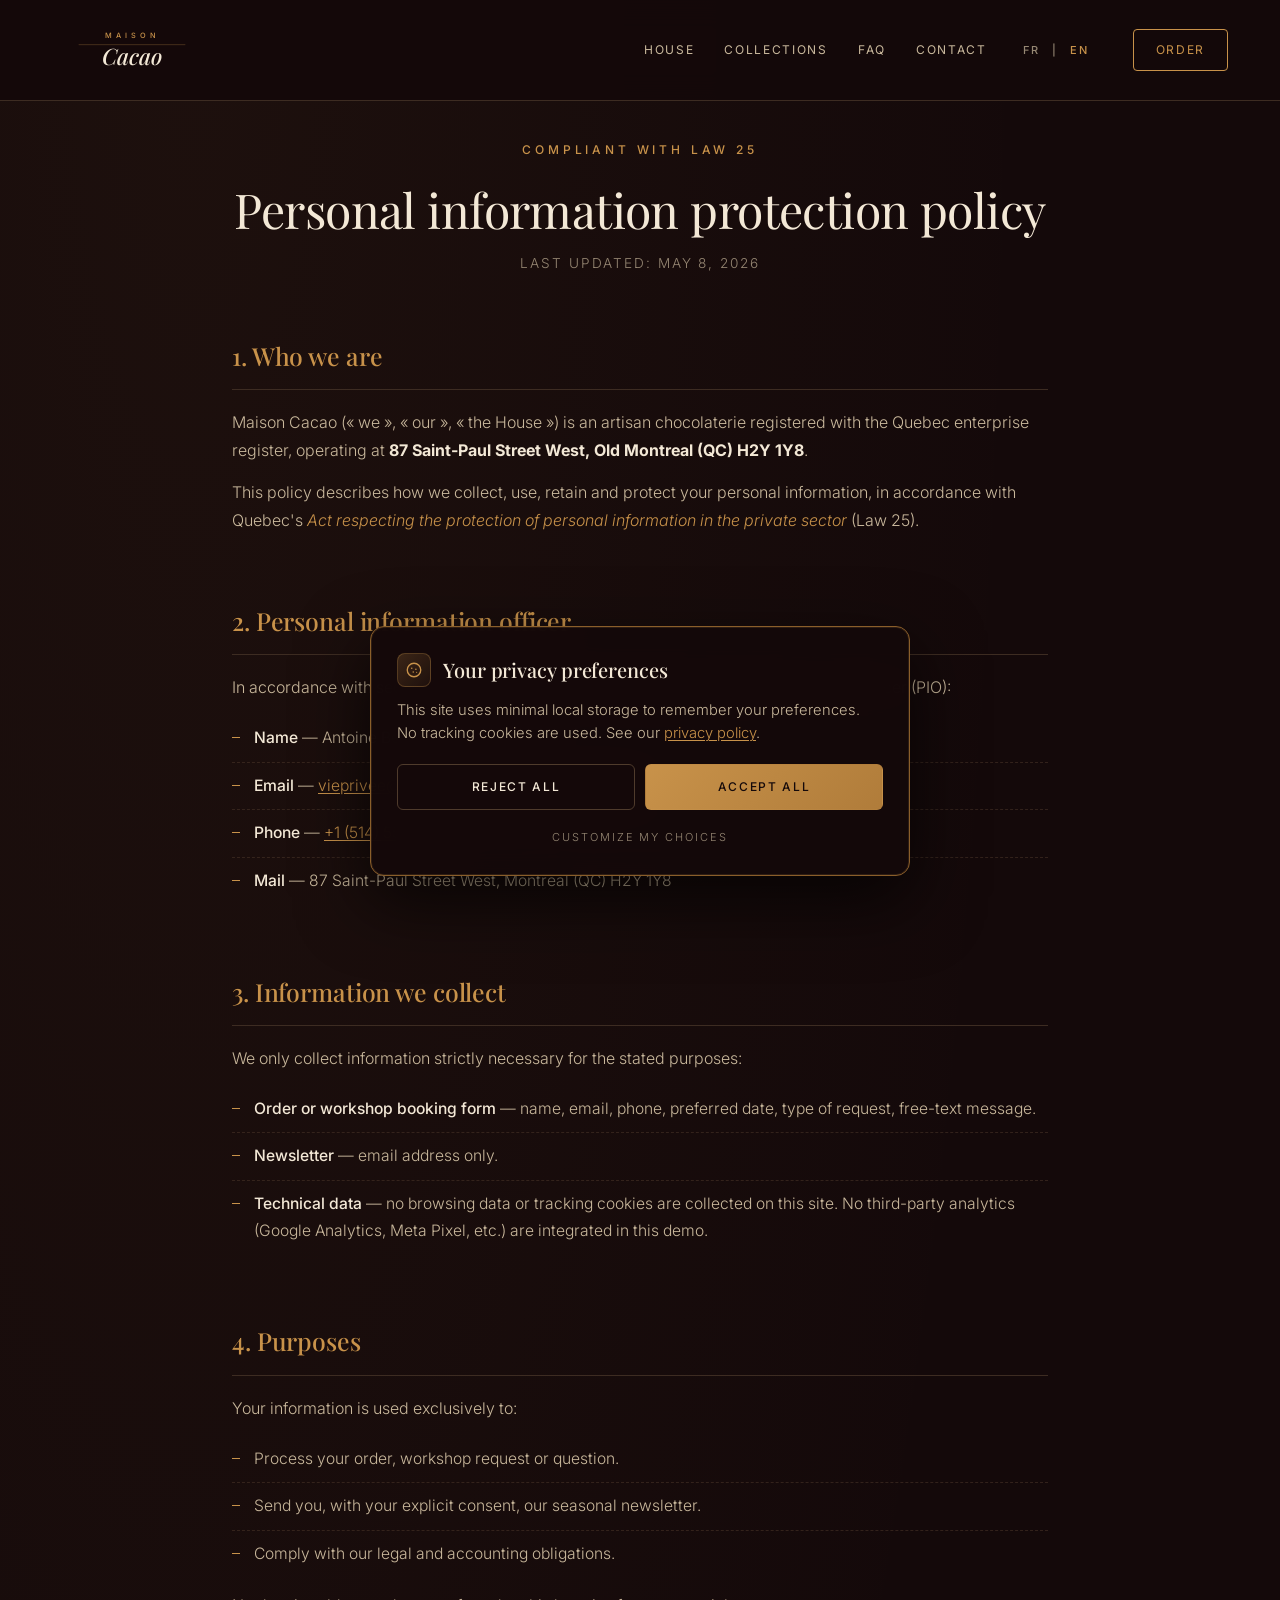
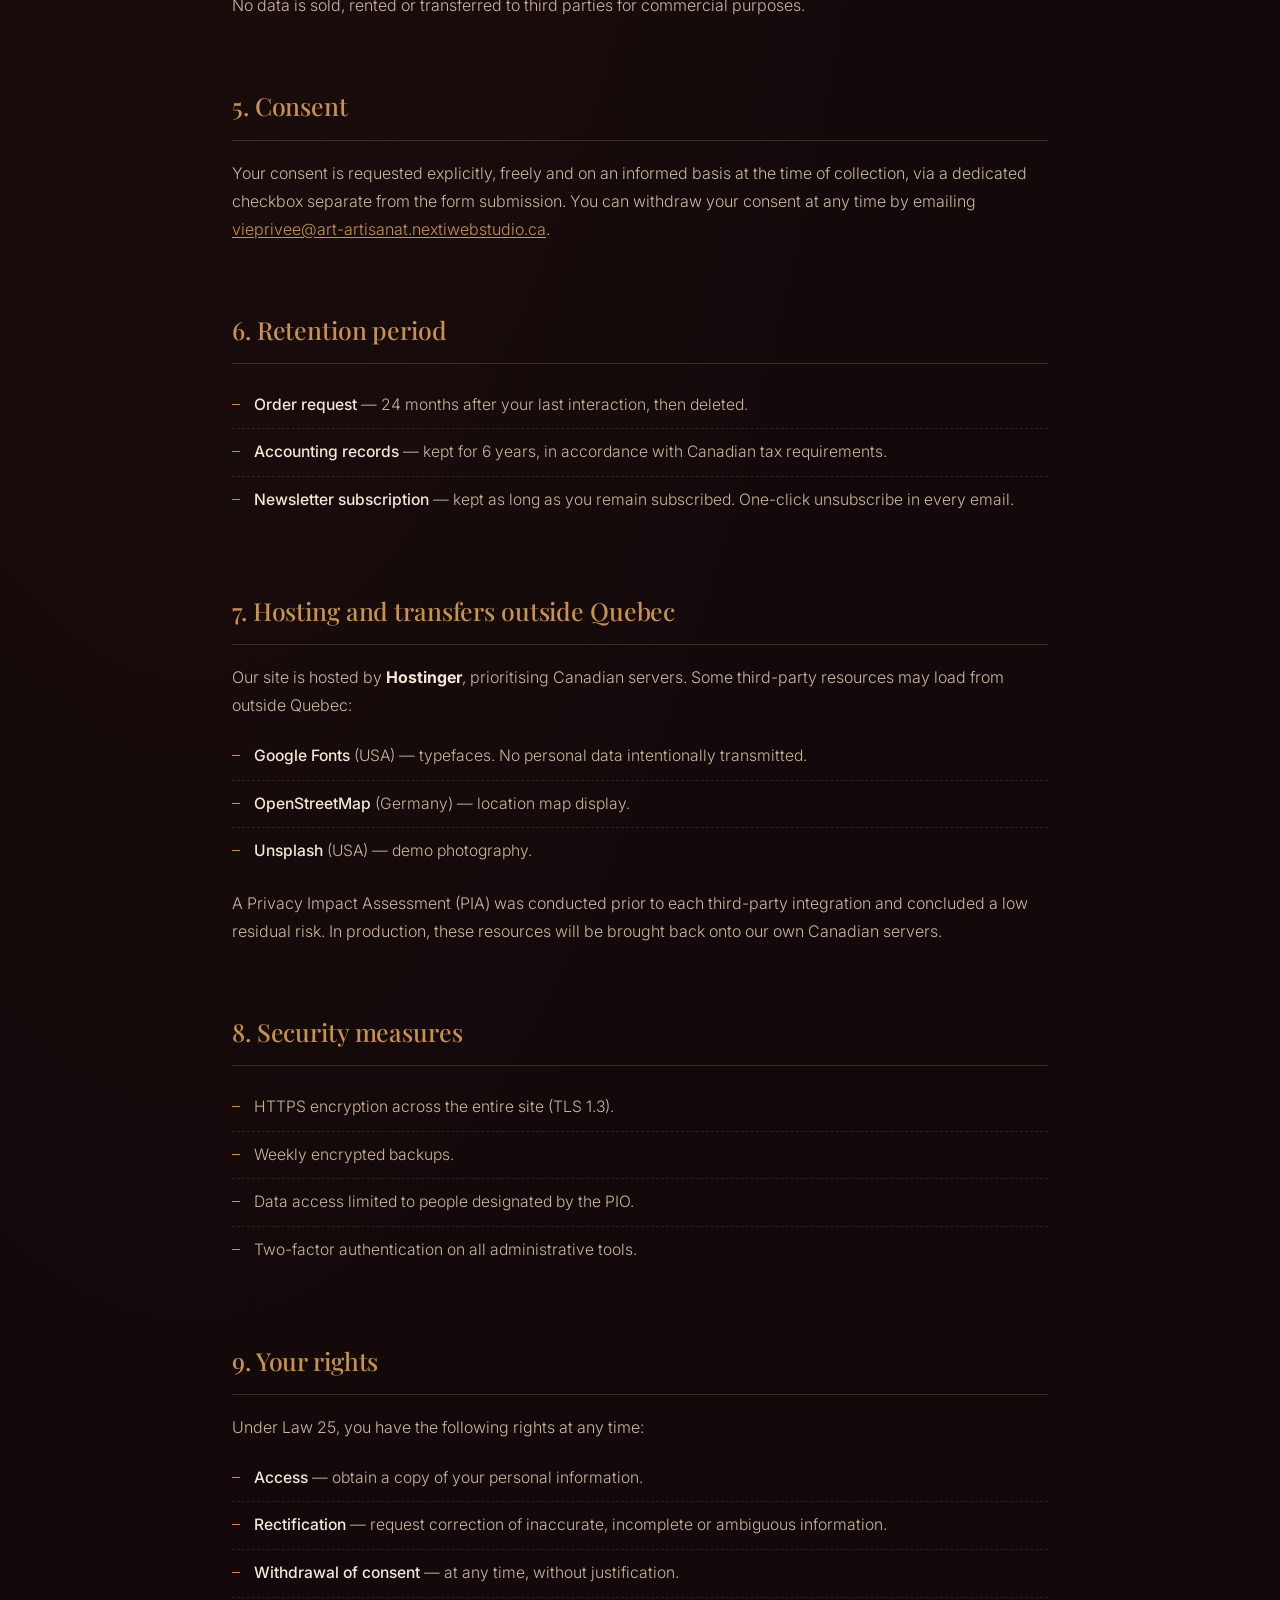
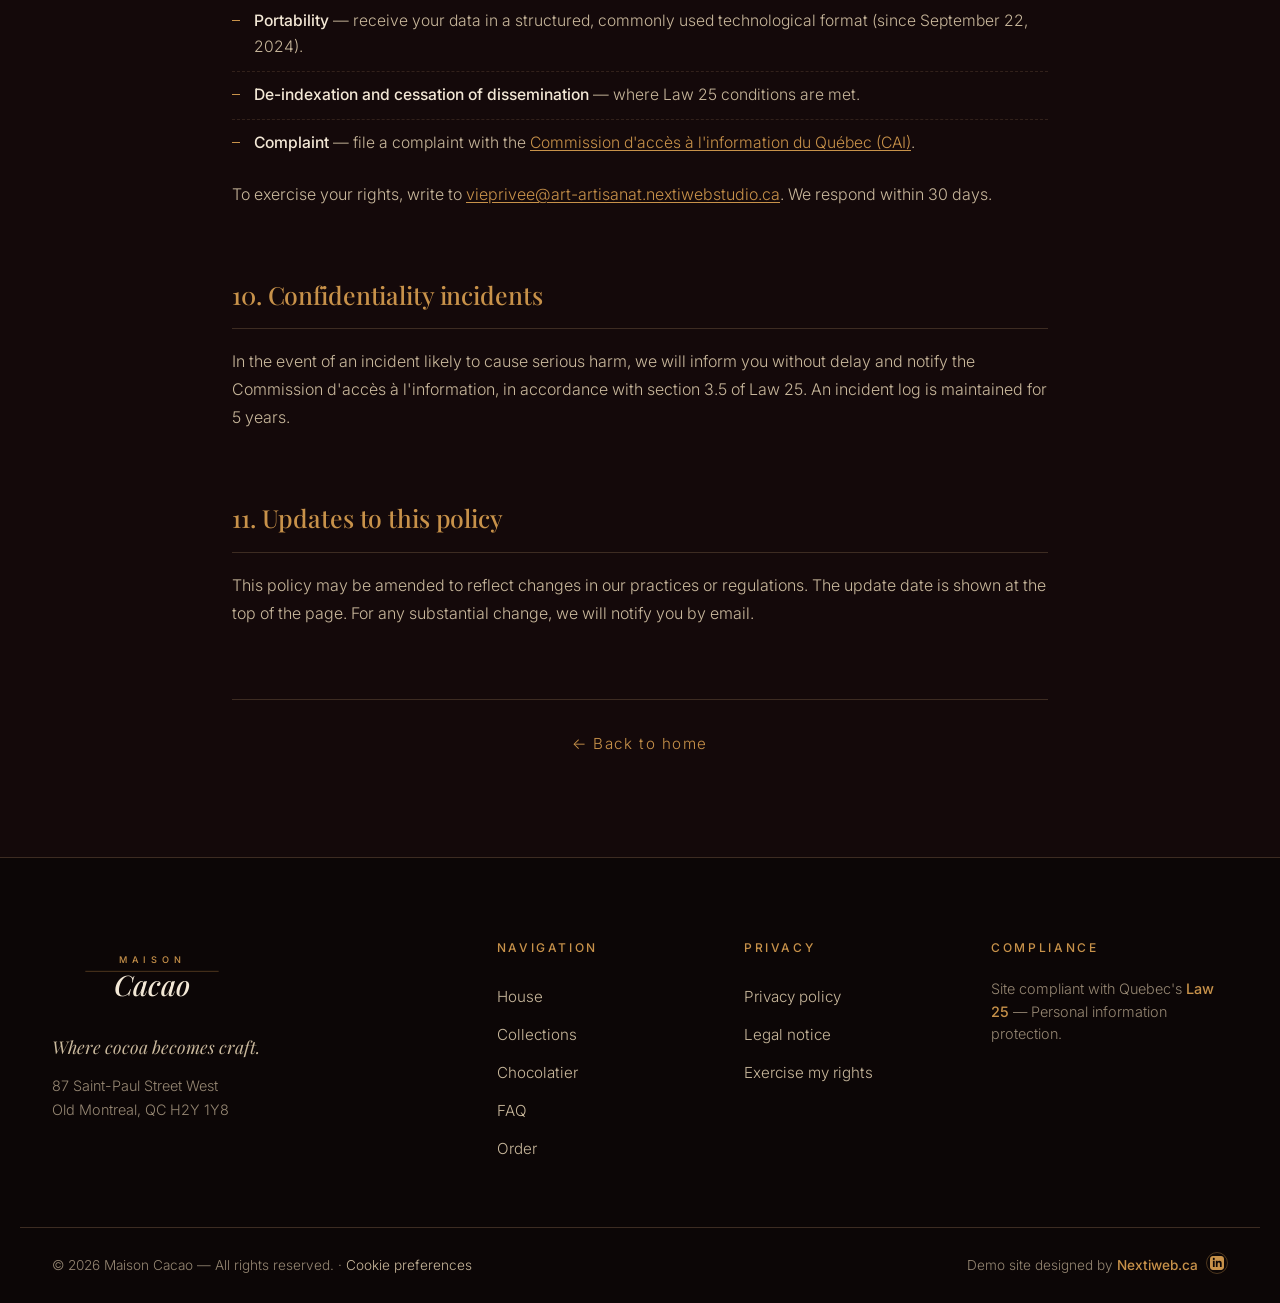
<file: privacy-policy.html>
<!DOCTYPE html>
<html lang="en-CA">
<head>
  <meta charset="UTF-8" />
  <meta name="viewport" content="width=device-width, initial-scale=1.0" />
  <meta name="theme-color" content="#14090a" />
  <title>Privacy policy — Maison Cacao</title>
  <meta name="description" content="Maison Cacao privacy policy, compliant with Quebec's Law 25 on the protection of personal information." />
  <meta name="robots" content="index, follow" />
  <link rel="canonical" href="https://art-artisanat.nextiwebstudio.ca/privacy-policy.html" />
  <meta property="og:locale" content="en_CA" />
  <meta property="og:type" content="website" />
  <meta property="og:title" content="Privacy policy — Maison Cacao" />
  <meta property="og:description" content="Maison Cacao privacy policy, compliant with Quebec's Law 25 on the protection of personal information." />
  <meta property="og:url" content="https://art-artisanat.nextiwebstudio.ca/privacy-policy.html" />
  <meta property="og:image" content="https://art-artisanat.nextiwebstudio.ca/images/og-image.jpg" />
  <meta property="og:image:width" content="1200" />
  <meta property="og:image:height" content="630" />
  <meta property="og:image:alt" content="Maison Cacao artisan dark chocolate bars, Old Montreal" />
  <meta property="og:site_name" content="Maison Cacao" />
  <meta name="twitter:card" content="summary_large_image" />
  <meta name="twitter:title" content="Privacy policy — Maison Cacao" />
  <meta name="twitter:description" content="Maison Cacao privacy policy, compliant with Quebec's Law 25 on the protection of personal information." />
  <meta name="twitter:image" content="https://art-artisanat.nextiwebstudio.ca/images/og-image.jpg" />
  <link rel="alternate" hreflang="fr-CA" href="https://art-artisanat.nextiwebstudio.ca/politique-confidentialite.html" />
  <link rel="alternate" hreflang="en-CA" href="https://art-artisanat.nextiwebstudio.ca/privacy-policy.html" />
  <link rel="icon" type="image/svg+xml" href="images/logo-maison-cacao.svg" />
  <link rel="preconnect" href="https://fonts.googleapis.com" />
  <link rel="preconnect" href="https://fonts.gstatic.com" crossorigin />
  <link rel="preload" as="style" href="https://fonts.googleapis.com/css2?family=Playfair+Display:ital,wght@0,400;0,500;0,600;0,700;1,400;1,500&family=Inter:wght@300;400;500;600&display=swap" onload="this.onload=null;this.rel='stylesheet'" />
  <noscript><link rel="stylesheet" href="https://fonts.googleapis.com/css2?family=Playfair+Display:ital,wght@0,400;0,500;0,600;0,700;1,400;1,500&family=Inter:wght@300;400;500;600&display=swap" /></noscript>
  <link rel="stylesheet" href="css/style.css?v=1" />
</head>
<body>
  <a href="#main" class="skip-link">Skip to main content</a>

  <header class="header header--solid" id="header" role="banner">
    <div class="header__inner">
      <a href="index-en.html" class="header__logo" aria-label="Maison Cacao — Home">
        <svg class="logo" viewBox="0 0 240 80" xmlns="http://www.w3.org/2000/svg" aria-hidden="true">
          <text x="120" y="28" text-anchor="middle" fill="#c8924a" font-family="Inter, sans-serif" font-size="11" letter-spacing="6" font-weight="500">MAISON</text>
          <line x1="40" y1="38" x2="200" y2="38" stroke="#c8924a" stroke-width="0.7" opacity="0.6" />
          <text x="120" y="68" text-anchor="middle" fill="#f3e8d6" font-family="Playfair Display, serif" font-size="34" font-style="italic" font-weight="500">Cacao</text>
        </svg>
      </a>
      <nav class="header__nav" id="nav" aria-label="Main navigation">
        <a href="index-en.html#histoire" class="header__link">House</a>
        <a href="index-en.html#collections" class="header__link">Collections</a>
        <a href="index-en.html#faq" class="header__link">FAQ</a>
        <a href="index-en.html#contact" class="header__link">Contact</a>
        <div class="lang-switch">
          <a href="politique-confidentialite.html" class="lang-switch__link" hreflang="fr-CA" lang="fr-CA">FR</a>
          <span aria-hidden="true">|</span>
          <a href="privacy-policy.html" class="lang-switch__link is-active" hreflang="en-CA" lang="en-CA">EN</a>
        </div>
        <a href="index-en.html#commande" class="header__link header__cta">Order</a>
      </nav>
      <button class="header__burger" id="burger" aria-label="Open menu" aria-expanded="false" aria-controls="nav">
        <span></span><span></span><span></span>
      </button>
    </div>
  </header>

  <main id="main" class="legal-page">
    <div class="container container--narrow">
      <span class="eyebrow eyebrow--center">Compliant with Law 25</span>
      <h1 class="legal__title">Personal information protection policy</h1>
      <p class="legal__updated">Last updated: May 8, 2026</p>

      <section class="legal__section">
        <h2>1. Who we are</h2>
        <p>
          Maison Cacao (« we », « our », « the House ») is an artisan chocolaterie registered with the Quebec enterprise register, operating at <strong>87 Saint-Paul Street West, Old Montreal (QC) H2Y 1Y8</strong>.
        </p>
        <p>
          This policy describes how we collect, use, retain and protect your personal information, in accordance with Quebec's <em>Act respecting the protection of personal information in the private sector</em> (Law 25).
        </p>
      </section>

      <section class="legal__section">
        <h2>2. Personal information officer</h2>
        <p>In accordance with section 3.1 of Law 25, we have designated a Personal Information Officer (PIO):</p>
        <ul class="legal__list">
          <li><strong>Name</strong> — Antoine Beauchemin, owner</li>
          <li><strong>Email</strong> — <a href="mailto:vieprivee@art-artisanat.nextiwebstudio.ca">vieprivee@art-artisanat.nextiwebstudio.ca</a></li>
          <li><strong>Phone</strong> — <a href="tel:+15145550238">+1 (514) 555-0238</a></li>
          <li><strong>Mail</strong> — 87 Saint-Paul Street West, Montreal (QC) H2Y 1Y8</li>
        </ul>
      </section>

      <section class="legal__section">
        <h2>3. Information we collect</h2>
        <p>We only collect information strictly necessary for the stated purposes:</p>
        <ul class="legal__list">
          <li><strong>Order or workshop booking form</strong> — name, email, phone, preferred date, type of request, free-text message.</li>
          <li><strong>Newsletter</strong> — email address only.</li>
          <li><strong>Technical data</strong> — no browsing data or tracking cookies are collected on this site. No third-party analytics (Google Analytics, Meta Pixel, etc.) are integrated in this demo.</li>
        </ul>
      </section>

      <section class="legal__section">
        <h2>4. Purposes</h2>
        <p>Your information is used exclusively to:</p>
        <ul class="legal__list">
          <li>Process your order, workshop request or question.</li>
          <li>Send you, with your explicit consent, our seasonal newsletter.</li>
          <li>Comply with our legal and accounting obligations.</li>
        </ul>
        <p>No data is sold, rented or transferred to third parties for commercial purposes.</p>
      </section>

      <section class="legal__section">
        <h2>5. Consent</h2>
        <p>
          Your consent is requested explicitly, freely and on an informed basis at the time of collection, via a dedicated checkbox separate from the form submission. You can withdraw your consent at any time by emailing <a href="mailto:vieprivee@art-artisanat.nextiwebstudio.ca">vieprivee@art-artisanat.nextiwebstudio.ca</a>.
        </p>
      </section>

      <section class="legal__section">
        <h2>6. Retention period</h2>
        <ul class="legal__list">
          <li><strong>Order request</strong> — 24 months after your last interaction, then deleted.</li>
          <li><strong>Accounting records</strong> — kept for 6 years, in accordance with Canadian tax requirements.</li>
          <li><strong>Newsletter subscription</strong> — kept as long as you remain subscribed. One-click unsubscribe in every email.</li>
        </ul>
      </section>

      <section class="legal__section">
        <h2>7. Hosting and transfers outside Quebec</h2>
        <p>
          Our site is hosted by <strong>Hostinger</strong>, prioritising Canadian servers. Some third-party resources may load from outside Quebec:
        </p>
        <ul class="legal__list">
          <li><strong>Google Fonts</strong> (USA) — typefaces. No personal data intentionally transmitted.</li>
          <li><strong>OpenStreetMap</strong> (Germany) — location map display.</li>
          <li><strong>Unsplash</strong> (USA) — demo photography.</li>
        </ul>
        <p>
          A Privacy Impact Assessment (PIA) was conducted prior to each third-party integration and concluded a low residual risk. In production, these resources will be brought back onto our own Canadian servers.
        </p>
      </section>

      <section class="legal__section">
        <h2>8. Security measures</h2>
        <ul class="legal__list">
          <li>HTTPS encryption across the entire site (TLS 1.3).</li>
          <li>Weekly encrypted backups.</li>
          <li>Data access limited to people designated by the PIO.</li>
          <li>Two-factor authentication on all administrative tools.</li>
        </ul>
      </section>

      <section class="legal__section">
        <h2>9. Your rights</h2>
        <p>Under Law 25, you have the following rights at any time:</p>
        <ul class="legal__list">
          <li><strong>Access</strong> — obtain a copy of your personal information.</li>
          <li><strong>Rectification</strong> — request correction of inaccurate, incomplete or ambiguous information.</li>
          <li><strong>Withdrawal of consent</strong> — at any time, without justification.</li>
          <li><strong>Portability</strong> — receive your data in a structured, commonly used technological format (since September 22, 2024).</li>
          <li><strong>De-indexation and cessation of dissemination</strong> — where Law 25 conditions are met.</li>
          <li><strong>Complaint</strong> — file a complaint with the <a href="https://www.cai.gouv.qc.ca" target="_blank" rel="noopener">Commission d'accès à l'information du Québec (CAI)</a>.</li>
        </ul>
        <p>To exercise your rights, write to <a href="mailto:vieprivee@art-artisanat.nextiwebstudio.ca">vieprivee@art-artisanat.nextiwebstudio.ca</a>. We respond within 30 days.</p>
      </section>

      <section class="legal__section">
        <h2>10. Confidentiality incidents</h2>
        <p>
          In the event of an incident likely to cause serious harm, we will inform you without delay and notify the Commission d'accès à l'information, in accordance with section 3.5 of Law 25. An incident log is maintained for 5 years.
        </p>
      </section>

      <section class="legal__section">
        <h2>11. Updates to this policy</h2>
        <p>
          This policy may be amended to reflect changes in our practices or regulations. The update date is shown at the top of the page. For any substantial change, we will notify you by email.
        </p>
      </section>

      <p class="legal__back"><a href="index-en.html">← Back to home</a></p>
    </div>
  </main>

  <footer class="footer" role="contentinfo">
    <div class="container footer__inner">
      <div class="footer__brand">
        <svg class="logo logo--footer" viewBox="0 0 240 80" xmlns="http://www.w3.org/2000/svg" aria-hidden="true">
          <text x="120" y="28" text-anchor="middle" fill="#c8924a" font-family="Inter, sans-serif" font-size="11" letter-spacing="6" font-weight="500">MAISON</text>
          <line x1="40" y1="38" x2="200" y2="38" stroke="#c8924a" stroke-width="0.7" opacity="0.6" />
          <text x="120" y="68" text-anchor="middle" fill="#f3e8d6" font-family="Playfair Display, serif" font-size="34" font-style="italic" font-weight="500">Cacao</text>
        </svg>
        <p>Where cocoa becomes craft.</p>
        <p class="footer__address">87 Saint-Paul Street West<br/>Old Montreal, QC H2Y 1Y8</p>
      </div>
      <div class="footer__col">
        <h4>Navigation</h4>
        <a href="index-en.html#histoire">House</a>
        <a href="index-en.html#collections">Collections</a>
        <a href="index-en.html#chocolatier">Chocolatier</a>
        <a href="index-en.html#faq">FAQ</a>
        <a href="index-en.html#commande">Order</a>
      </div>
      <div class="footer__col">
        <h4>Privacy</h4>
        <a href="privacy-policy.html">Privacy policy</a>
        <a href="legal-notice.html">Legal notice</a>
        <a href="mailto:vieprivee@art-artisanat.nextiwebstudio.ca">Exercise my rights</a>
      </div>
      <div class="footer__col footer__newsletter">
        <h4>Compliance</h4>
        <p class="footer__compliance">
          Site compliant with Quebec's <strong>Law 25</strong> — Personal information protection.
        </p>
      </div>
    </div>
    <div class="footer__bottom">
      <p>&copy; 2026 Maison Cacao — All rights reserved. · <a href="#" data-cookie-prefs>Cookie preferences</a></p>
      <p class="footer__credit">
        Demo site designed by
        <a href="https://nextiweb.ca/art-artisanat.html" target="_blank" rel="noopener" class="credit-link">
          <span>Nextiweb.ca</span>
        </a>
        <a href="https://www.linkedin.com/company/nextiweb/" target="_blank" rel="noopener" class="credit-link credit-link--icon-only" aria-label="Nextiweb LinkedIn">
          <svg class="credit-icon" viewBox="0 0 24 24" width="14" height="14" fill="currentColor" aria-hidden="true"><path d="M19 0h-14c-2.761 0-5 2.239-5 5v14c0 2.761 2.239 5 5 5h14c2.762 0 5-2.239 5-5v-14c0-2.761-2.238-5-5-5zm-11 19h-3v-11h3v11zm-1.5-12.268c-.966 0-1.75-.79-1.75-1.764s.784-1.764 1.75-1.764 1.75.79 1.75 1.764-.783 1.764-1.75 1.764zm13.5 12.268h-3v-5.604c0-3.368-4-3.113-4 0v5.604h-3v-11h3v1.765c1.396-2.586 7-2.777 7 2.476v6.759z"/></svg>
        </a>
      </p>
    </div>
  </footer>

  <script src="js/script.js"></script>
</body>
</html>
</file>
<file: css/style.css>
/* ============================================
   MAISON CACAO — Chocolaterie Vieux-Montréal
   Demo Nextiweb · Charte: cacao profond + crème + cuivre
   ============================================ */

:root {
  --bg: #14090a;
  --bg-alt: #1a0f0c;
  --bg-soft: #221511;
  --surface: #2a1c16;
  --surface-2: #321f17;
  --copper: #c8924a;
  --copper-soft: #b07c3a;
  --copper-deep: #8a5e2a;
  --copper-light: #e3b478;
  --cream: #f3e8d6;
  --cream-muted: #c9b89c;
  --cream-soft: #968773;
  --border: #3d2c22;
  --border-strong: #4f3b2c;
  --shadow-sm: 0 4px 12px rgba(0,0,0,0.5);
  --shadow-lg: 0 24px 70px rgba(0,0,0,0.65);
  --shadow-copper: 0 8px 30px rgba(200,146,74,0.28);

  --font-serif: "Playfair Display", "Cormorant Garamond", Georgia, serif;
  --font-sans: "Inter", system-ui, -apple-system, sans-serif;
  --font-script: "Italiana", "Playfair Display", serif;

  --maxw: 1240px;
  --maxw-narrow: 880px;
  --radius: 4px;
}

/* ============ RESET ============ */
*, *::before, *::after { box-sizing: border-box; }
* { margin: 0; padding: 0; }
html {
  scroll-behavior: smooth;
  scroll-padding-top: 80px;
  overflow-x: clip;
  overflow-x: hidden; /* fallback */
}
body {
  background: var(--bg);
  color: var(--cream);
  font-family: var(--font-sans);
  font-weight: 300;
  line-height: 1.7;
  font-size: 16px;
  -webkit-font-smoothing: antialiased;
  overflow-x: clip;
  overflow-x: hidden; /* fallback */
  position: relative;
  width: 100%;
}
img { max-width: 100%; height: auto; display: block; }
picture { display: block; max-width: 100%; }
iframe, svg, video { max-width: 100%; }
a { color: inherit; text-decoration: none; transition: color .25s; }
button { font: inherit; cursor: pointer; border: none; background: none; color: inherit; }
input, select, textarea { font: inherit; color: inherit; }

::selection { background: var(--copper); color: #14090a; }

/* a11y skip link */
.skip-link {
  position: absolute; top: -100px; left: 0;
  background: var(--copper); color: #14090a;
  padding: 12px 24px; z-index: 200;
  transition: top .2s;
}
.skip-link:focus { top: 0; }

/* ============ UTILS ============ */
.container { max-width: var(--maxw); margin: 0 auto; padding: 0 32px; }
.container--narrow { max-width: var(--maxw-narrow); }
.container--split {
  display: grid; grid-template-columns: minmax(0, 1fr) minmax(0, 1fr);
  gap: 80px; align-items: center;
}
.container--split > * { min-width: 0; }
@media (max-width: 900px) {
  .container--split { grid-template-columns: 1fr; gap: 50px; }
}

.eyebrow {
  display: inline-block;
  font-family: var(--font-sans);
  font-size: 12px; font-weight: 500;
  letter-spacing: 0.32em; text-transform: uppercase;
  color: var(--copper);
  margin-bottom: 22px;
  position: relative; padding-left: 50px;
}
.eyebrow::before {
  content: ""; position: absolute; left: 0; top: 50%;
  width: 35px; height: 1px; background: var(--copper);
}

/* ============ TYPOGRAPHY ============ */
.section__title {
  font-family: var(--font-serif);
  font-weight: 400;
  font-size: clamp(2rem, 4.2vw, 3.6rem);
  line-height: 1.12;
  letter-spacing: -0.012em;
  color: var(--cream);
  margin-bottom: 24px;
}
.section__title em {
  color: var(--copper);
  font-style: italic;
  font-weight: 500;
}
.section__title--center { text-align: center; }

.section__lead {
  font-size: 1.08rem;
  color: var(--cream-muted);
  margin-bottom: 20px;
  max-width: 620px;
}
.section__lead em { color: var(--copper); font-style: italic; }
.section__lead strong { color: var(--cream); font-weight: 500; }
.section__lead--center { margin-left: auto; margin-right: auto; text-align: center; }

.section__header { text-align: center; margin-bottom: 60px; }
.section__header .eyebrow { padding-left: 0; padding-right: 0; }
.section__header .eyebrow::before { display: none; }

/* ============ BUTTONS ============ */
.btn {
  display: inline-flex; align-items: center; justify-content: center;
  padding: 16px 36px;
  font-family: var(--font-sans); font-size: 13px; font-weight: 500;
  letter-spacing: 0.18em; text-transform: uppercase;
  border-radius: var(--radius);
  transition: all .35s cubic-bezier(.2,.8,.2,1);
  cursor: pointer; border: 1px solid transparent;
  white-space: nowrap;
}
.btn--copper {
  background: linear-gradient(135deg, var(--copper) 0%, var(--copper-soft) 100%);
  color: #14090a;
  box-shadow: var(--shadow-copper);
}
.btn--copper:hover, .btn--copper:focus-visible {
  transform: translateY(-2px);
  box-shadow: 0 14px 36px rgba(200,146,74,0.42);
  background: linear-gradient(135deg, var(--copper-light) 0%, var(--copper) 100%);
  outline: none;
}
.btn--ghost {
  background: transparent;
  color: var(--cream);
  border: 1px solid var(--border-strong);
}
.btn--ghost:hover, .btn--ghost:focus-visible {
  border-color: var(--copper);
  color: var(--copper);
  outline: none;
}
.btn--full { width: 100%; }

/* ============ HEADER ============ */
.header {
  position: fixed; top: 0; left: 0; right: 0; z-index: 100;
  padding: 18px 0;
  background: rgba(20,9,10,0.4);
  backdrop-filter: blur(14px) saturate(140%);
  -webkit-backdrop-filter: blur(14px) saturate(140%);
  transition: all .3s;
  border-bottom: 1px solid transparent;
}
.header.is-scrolled {
  background: rgba(20,9,10,0.94);
  border-bottom-color: var(--border);
  padding: 12px 0;
}
.header__inner {
  max-width: var(--maxw); margin: 0 auto; padding: 0 32px;
  display: flex; align-items: center; justify-content: space-between;
  gap: 24px;
}
.header__logo { display: block; }
.logo {
  width: 160px; height: 56px;
  transition: width .3s, height .3s;
}
.header.is-scrolled .logo { width: 130px; height: 44px; }

.header__nav {
  display: flex; align-items: center; gap: 30px;
}
.header__link {
  font-size: 12px; font-weight: 400;
  letter-spacing: 0.14em; text-transform: uppercase;
  color: var(--cream-muted);
  position: relative;
}
.header__link:hover, .header__link:focus-visible { color: var(--copper); outline: none; }
.header__link:not(.header__cta)::after {
  content: ""; position: absolute; left: 0; bottom: -6px;
  width: 0; height: 1px; background: var(--copper);
  transition: width .35s;
}
.header__link:not(.header__cta):hover::after,
.header__link:not(.header__cta):focus-visible::after { width: 100%; }
.header__cta {
  padding: 10px 22px;
  border: 1px solid var(--copper);
  color: var(--copper) !important;
  border-radius: var(--radius);
}
.header__cta:hover, .header__cta:focus-visible {
  background: var(--copper); color: #14090a !important;
}

/* Language switcher */
.lang-switch {
  display: inline-flex; align-items: center; gap: 6px;
  margin-right: 8px;
  font-size: 11px; font-weight: 500;
  letter-spacing: 0.18em; text-transform: uppercase;
}
.lang-switch span { color: var(--cream-soft); }
.lang-switch__link {
  color: var(--cream-soft); padding: 4px 6px;
  transition: color .25s;
}
.lang-switch__link:hover, .lang-switch__link:focus-visible {
  color: var(--copper); outline: none;
}
.lang-switch__link.is-active { color: var(--copper); }
@media (max-width: 1000px) {
  .lang-switch {
    margin: 12px 0 0; padding-top: 16px;
    border-top: 1px solid var(--border); width: 100%;
    font-size: 13px;
  }
}

.header__burger {
  display: none; flex-direction: column; gap: 5px;
  width: 32px; height: 32px; align-items: center; justify-content: center;
}
.header__burger span {
  width: 24px; height: 2px; background: var(--cream);
  transition: all .3s;
}
.header__burger.is-open span:nth-child(1) { transform: translateY(7px) rotate(45deg); }
.header__burger.is-open span:nth-child(2) { opacity: 0; }
.header__burger.is-open span:nth-child(3) { transform: translateY(-7px) rotate(-45deg); }

@media (max-width: 1000px) {
  .header__burger { display: flex; }
  .header__nav {
    position: fixed; top: 0; right: -100%; width: 80%; max-width: 360px; height: 100vh;
    background: var(--bg-alt); flex-direction: column; padding: 100px 40px 40px;
    gap: 24px; align-items: flex-start; transition: right .35s;
    border-left: 1px solid var(--border);
    overflow-y: auto;
  }
  .header__nav.is-open { right: 0; }
  .header__link { font-size: 16px; }
}

/* ============ HERO ============ */
.hero {
  position: relative; min-height: 100vh;
  display: flex; align-items: center; justify-content: center;
  overflow: hidden;
}
.hero__bg {
  position: absolute; inset: 0; display: block;
  width: 100%; height: 100%;
}
.hero__bg img {
  width: 100%; height: 100%; object-fit: cover;
  transform: scale(1.05);
  animation: heroZoom 16s ease-out forwards;
}
@keyframes heroZoom { to { transform: scale(1.16); } }
.hero__overlay {
  position: absolute; inset: 0;
  background:
    linear-gradient(180deg, rgba(20,9,10,0.55) 0%, rgba(20,9,10,0.45) 35%, rgba(20,9,10,0.78) 75%, rgba(20,9,10,0.98) 100%),
    radial-gradient(ellipse at center, rgba(0,0,0,0.30) 0%, rgba(0,0,0,0.65) 100%);
}
.hero__content {
  position: relative; z-index: 2; text-align: center;
  max-width: 820px; padding: 0 32px;
  animation: fadeUp 0.3s ease-out;
}
@keyframes fadeUp {
  from { transform: translateY(20px); }
  to { transform: translateY(0); }
}
.hero__kicker {
  display: inline-block;
  font-family: var(--font-sans);
  color: var(--copper); font-size: 12px;
  letter-spacing: 0.32em; text-transform: uppercase;
  margin-bottom: 28px;
  text-shadow: 0 2px 10px rgba(0,0,0,0.8);
}
.hero__title {
  font-family: var(--font-serif); font-weight: 400;
  font-size: clamp(3rem, 7vw, 6rem);
  line-height: 1.02; letter-spacing: -0.025em; margin-bottom: 32px;
  text-shadow: 0 4px 30px rgba(0,0,0,0.7);
}
.hero__title em {
  font-style: italic; font-weight: 500;
  background: linear-gradient(135deg, var(--copper) 0%, var(--copper-light) 50%, var(--copper) 100%);
  -webkit-background-clip: text; background-clip: text;
  -webkit-text-fill-color: transparent;
}
.hero__subtitle {
  font-size: 1.14rem;
  color: #e7dccb;
  max-width: 620px; margin: 0 auto 44px;
  font-weight: 300;
  text-shadow: 0 2px 12px rgba(0,0,0,0.7);
  line-height: 1.65;
}
.hero__actions {
  display: flex; gap: 16px; justify-content: center; flex-wrap: wrap;
  margin-bottom: 40px;
}
.hero__trust {
  display: flex; gap: 14px; justify-content: center;
  font-size: 0.85rem; color: var(--cream-soft);
  letter-spacing: 0.1em; flex-wrap: wrap;
  text-shadow: 0 1px 6px rgba(0,0,0,0.7);
}
.hero__trust span:first-child { color: var(--copper); }

.hero__scroll {
  position: absolute; bottom: 40px; left: 50%; transform: translateX(-50%);
  width: 30px; height: 50px; border: 1px solid var(--copper);
  border-radius: 20px; z-index: 2;
  display: flex; justify-content: center; padding-top: 10px;
}
.hero__scroll span {
  width: 4px; height: 8px; background: var(--copper); border-radius: 2px;
  animation: scrollHint 2s infinite;
}
@keyframes scrollHint {
  0% { transform: translateY(0); opacity: 1; }
  100% { transform: translateY(20px); opacity: 0; }
}

/* ============ SECTIONS ============ */
.section { padding: 120px 0; position: relative; }
.section--dark { background: var(--bg-alt); }
.section--menu { background: var(--bg); }
.section--ambiance {
  background: var(--bg-alt);
  background-image:
    radial-gradient(circle at 20% 0%, rgba(200,146,74,0.06) 0%, transparent 50%),
    radial-gradient(circle at 80% 100%, rgba(200,146,74,0.04) 0%, transparent 50%);
}
.section--reserve {
  background: linear-gradient(180deg, var(--bg) 0%, var(--bg-alt) 100%);
}
.section--contact { background: var(--bg-alt); }

@media (max-width: 700px) {
  .section { padding: 80px 0; }
}

/* ============ HISTOIRE — SPLIT ============ */
.split__media { position: relative; }
.split__media picture, .split__media img {
  width: 100%; height: 600px;
  border-radius: var(--radius);
  box-shadow: var(--shadow-lg);
  position: relative; z-index: 2;
}
.split__media img { object-fit: cover; }
.split__media-deco {
  position: absolute; top: 30px; left: 30px;
  width: calc(100% - 30px); height: 600px;
  border: 1px solid var(--copper);
  border-radius: var(--radius);
  z-index: 1;
}
@media (max-width: 900px) {
  .split__media picture, .split__media img { height: 420px; }
  .split__media-deco { display: none; }
}

.stats {
  display: grid;
  grid-template-columns: repeat(3, 1fr);
  gap: 24px; margin-top: 40px;
  padding-top: 32px; border-top: 1px solid var(--border);
}
@media (max-width: 480px) {
  .stats { grid-template-columns: 1fr 1fr; }
}
.stat { display: flex; flex-direction: column; }
.stat strong {
  font-family: var(--font-serif); font-size: 2.6rem;
  color: var(--copper); font-weight: 500; line-height: 1;
}
.stat span {
  font-size: 0.82rem; color: var(--cream-muted);
  letter-spacing: 0.12em; text-transform: uppercase;
  margin-top: 8px;
}

/* ============ COLLECTIONS / MENU ============ */
.menu__tabs {
  display: flex; justify-content: center; gap: 8px; margin-bottom: 50px;
  flex-wrap: wrap;
}
.menu__tab {
  padding: 14px 28px;
  font-size: 13px; font-weight: 500;
  letter-spacing: 0.14em; text-transform: uppercase;
  color: var(--cream-muted);
  border: 1px solid var(--border);
  border-radius: var(--radius);
  transition: all .25s;
}
.menu__tab:hover, .menu__tab:focus-visible {
  color: var(--copper); border-color: var(--border-strong);
  outline: none;
}
.menu__tab.is-active {
  background: var(--copper); color: #14090a; border-color: var(--copper);
}

.menu__panel { display: none; animation: fadeIn .5s ease; }
.menu__panel.is-active { display: block; }
@keyframes fadeIn { from { opacity: 0; } to { opacity: 1; } }

.menu__grid {
  display: grid; grid-template-columns: repeat(auto-fit, minmax(min(100%, 420px), 1fr));
  gap: 30px;
}
@media (max-width: 600px) {
  .menu__grid { grid-template-columns: 1fr; }
}

.dish {
  display: grid; grid-template-columns: 200px minmax(0, 1fr);
  background: var(--surface);
  border: 1px solid var(--border);
  border-radius: var(--radius);
  overflow: hidden;
  transition: all .35s;
}
.dish > * { min-width: 0; }
.dish:hover {
  border-color: var(--copper-deep);
  transform: translateY(-4px);
  box-shadow: var(--shadow-lg);
}
.dish__img { overflow: hidden; }
.dish__img picture, .dish__img img {
  width: 100%; height: 100%;
}
.dish__img img {
  object-fit: cover;
  transition: transform .7s;
}
.dish:hover .dish__img img { transform: scale(1.08); }
.dish__body { padding: 24px 28px; display: flex; flex-direction: column; justify-content: center; }
.dish__head {
  display: flex; justify-content: space-between; align-items: baseline;
  gap: 16px; margin-bottom: 10px;
}
.dish__head h3 {
  font-family: var(--font-serif); font-size: 1.45rem; font-weight: 500;
  color: var(--cream);
}
.dish__price {
  font-family: var(--font-serif); font-size: 1.35rem; font-weight: 500;
  color: var(--copper); white-space: nowrap;
}
.dish__body p {
  color: var(--cream-muted); font-size: 0.95rem; margin-bottom: 12px;
}
.dish__tag {
  display: inline-block; align-self: flex-start;
  font-size: 11px; letter-spacing: 0.18em; text-transform: uppercase;
  color: var(--copper);
  padding: 4px 10px; border: 1px solid var(--copper-deep);
  border-radius: 2px;
}
@media (max-width: 500px) {
  .dish { grid-template-columns: 1fr; }
  .dish__img { height: 200px; }
}
.menu__note {
  text-align: center; margin-top: 50px;
  color: var(--cream-soft); font-size: 0.95rem; font-style: italic;
  max-width: 760px; margin-left: auto; margin-right: auto;
}
.menu__note strong { color: var(--copper); font-style: normal; }

/* ============ ÉQUIPE ============ */
.team {
  display: grid;
  grid-template-columns: repeat(auto-fit, minmax(min(100%, 360px), 1fr));
  gap: 30px;
}
.team__member {
  background: var(--surface);
  border: 1px solid var(--border);
  border-radius: var(--radius);
  overflow: hidden;
  transition: all .35s;
  display: flex; flex-direction: column;
}
.team__member:hover {
  transform: translateY(-6px);
  border-color: var(--copper-deep);
  box-shadow: var(--shadow-lg);
}
.team__photo { aspect-ratio: 11/6; overflow: hidden; }
.team__photo img {
  width: 100%; height: 100%; object-fit: cover;
  transition: transform .8s;
}
.team__member:hover .team__photo img { transform: scale(1.05); }
.team__info { padding: 28px 32px; }
.team__role {
  display: block;
  font-size: 11px; letter-spacing: 0.22em; text-transform: uppercase;
  color: var(--copper); margin-bottom: 10px;
}
.team__info h3 {
  font-family: var(--font-serif); font-size: 1.85rem;
  font-weight: 500; color: var(--cream); margin-bottom: 14px;
}
.team__info p {
  color: var(--cream-muted); font-size: 0.98rem;
}
.team__info p em { color: var(--copper); font-style: italic; }

/* ============ ATELIER / GALLERY ============ */
.gallery {
  display: grid;
  grid-template-columns: repeat(3, minmax(0, 1fr));
  grid-template-rows: 240px 240px;
  gap: 16px;
}
.gallery__item {
  overflow: hidden; border-radius: var(--radius);
  position: relative;
  height: 100%;
}
.gallery__item--lg { grid-column: span 2; grid-row: span 2; }
.gallery__item picture, .gallery__item img {
  width: 100%; height: 100%;
}
.gallery__item img {
  object-fit: cover;
  transition: transform .8s ease;
}
.gallery__item:hover img { transform: scale(1.06); }
.gallery__item::after {
  content: ""; position: absolute; inset: 0;
  background: linear-gradient(180deg, transparent 50%, rgba(20,9,10,0.4) 100%);
  pointer-events: none;
}
@media (max-width: 800px) {
  .gallery { grid-template-columns: 1fr 1fr; grid-template-rows: 200px 200px 200px; }
  .gallery__item--lg { grid-column: span 2; grid-row: span 1; height: 280px; }
}

/* ============ AVIS ============ */
.rating {
  display: flex; flex-direction: column; align-items: center; gap: 4px;
  margin-top: 16px;
}
.rating__stars { color: var(--copper); font-size: 1.5rem; letter-spacing: 0.15em; }
.rating__text { color: var(--cream-muted); font-size: 0.9rem; }

.reviews {
  display: grid; grid-template-columns: repeat(auto-fit, minmax(min(100%, 320px), 1fr));
  gap: 30px;
  margin-bottom: 60px;
}
.review {
  background: var(--surface); border: 1px solid var(--border);
  border-radius: var(--radius); padding: 32px 28px;
  display: flex; gap: 20px; align-items: flex-start;
  transition: all .35s;
}
.review:hover {
  border-color: var(--copper-deep);
  transform: translateY(-4px);
}
.review__avatar {
  flex-shrink: 0; width: 56px; height: 56px;
  border-radius: 50%;
  background: linear-gradient(135deg, var(--c1), var(--c2));
  color: #14090a;
  display: flex; align-items: center; justify-content: center;
  font-family: var(--font-serif); font-weight: 600; font-size: 1.1rem;
}
.review__stars { color: var(--copper); margin-bottom: 12px; letter-spacing: 0.1em; }
.review__body p {
  font-style: italic; color: var(--cream); margin-bottom: 16px;
  line-height: 1.7;
}
.review__body strong {
  display: block; color: var(--copper);
  font-family: var(--font-serif); font-size: 1.05rem; font-weight: 500;
}
.review__body span {
  font-size: 0.85rem; color: var(--cream-soft);
}

/* CTA banner under reviews */
.cta-banner {
  text-align: center;
  padding: 60px 30px;
  background: linear-gradient(135deg, rgba(200,146,74,0.10), rgba(200,146,74,0.02));
  border: 1px solid var(--copper-deep);
  border-radius: var(--radius);
  position: relative; overflow: hidden;
}
.cta-banner::before {
  content: ""; position: absolute;
  width: 280px; height: 280px;
  background:
    radial-gradient(circle at center, rgba(200,146,74,0.10) 0%, transparent 65%);
  top: -90px; right: -90px;
  pointer-events: none;
}
.cta-banner::after {
  content: ""; position: absolute;
  width: 220px; height: 220px;
  background:
    radial-gradient(circle at center, rgba(200,146,74,0.08) 0%, transparent 65%);
  bottom: -80px; left: -60px;
  pointer-events: none;
}
.cta-banner h3 {
  font-family: var(--font-serif); font-size: 2rem; font-weight: 400;
  color: var(--cream); margin-bottom: 28px;
  position: relative; z-index: 1;
}

/* ============ FAQ ============ */
.faq { display: flex; flex-direction: column; gap: 12px; }
.faq__item {
  background: var(--surface);
  border: 1px solid var(--border);
  border-radius: var(--radius);
  overflow: hidden;
  transition: border-color .25s;
}
.faq__item[open] { border-color: var(--copper-deep); }
.faq__item summary {
  padding: 22px 28px;
  cursor: pointer;
  font-family: var(--font-serif);
  font-size: 1.18rem;
  color: var(--cream);
  list-style: none;
  display: flex; justify-content: space-between; align-items: center;
  gap: 20px;
  transition: color .25s;
}
.faq__item summary::-webkit-details-marker { display: none; }
.faq__item summary::after {
  content: "+";
  color: var(--copper);
  font-size: 1.6rem;
  font-family: var(--font-sans);
  font-weight: 300;
  transition: transform .3s;
  flex-shrink: 0;
}
.faq__item[open] summary::after { transform: rotate(45deg); }
.faq__item summary:hover { color: var(--copper); }
.faq__item div {
  padding: 0 28px 22px;
  color: var(--cream-muted);
  font-size: 0.98rem;
  border-top: 1px solid var(--border);
  padding-top: 18px;
}

/* ============ FORMULAIRE ============ */
.info-list { list-style: none; margin-top: 24px; }
.info-list li {
  display: flex; justify-content: space-between; align-items: center;
  padding: 16px 0; border-bottom: 1px solid var(--border);
  gap: 24px;
}
.info-list li strong {
  font-family: var(--font-serif); font-size: 1.05rem;
  color: var(--cream); font-weight: 500;
}
.info-list li span, .info-list li a {
  color: var(--cream-muted); text-align: right;
}
.info-list li a:hover { color: var(--copper); }
.info-list--lg li { padding: 18px 0; }
.info-list--lg li strong {
  font-size: 0.78rem; text-transform: uppercase;
  letter-spacing: 0.18em; color: var(--copper);
  font-family: var(--font-sans); font-weight: 500;
}
.info-list--lg li span, .info-list--lg li a {
  font-size: 1rem; color: var(--cream); font-family: var(--font-serif);
}

.reserve__urgency {
  margin-top: 24px;
  padding: 14px 18px;
  background: rgba(200,146,74,0.08);
  border-left: 3px solid var(--copper);
  font-size: 0.95rem;
  color: var(--cream);
  border-radius: 2px;
  display: flex; align-items: center; gap: 10px;
}
.reserve__urgency strong { color: var(--copper); }
.urgency__ico { color: var(--copper); flex-shrink: 0; }

.form {
  background: var(--surface);
  border: 1px solid var(--border);
  border-radius: var(--radius);
  padding: 40px;
  box-shadow: var(--shadow-lg);
  width: 100%;
  max-width: 100%;
  min-width: 0;
}
@media (max-width: 600px) {
  .form { padding: 28px 22px; }
}
.form__row { margin-bottom: 20px; min-width: 0; }
.form__row--2 { display: grid; grid-template-columns: 1fr 1fr; gap: 20px; min-width: 0; }
.form__row--2 > * { min-width: 0; }
@media (max-width: 500px) { .form__row--2 { grid-template-columns: 1fr; } }

.form__field { display: flex; flex-direction: column; }
.form__field span {
  font-size: 12px; letter-spacing: 0.18em; text-transform: uppercase;
  color: var(--copper); margin-bottom: 10px; font-weight: 500;
}
.form__field input,
.form__field select,
.form__field textarea {
  background: var(--bg);
  border: 1px solid var(--border-strong);
  border-radius: var(--radius);
  padding: 14px 16px;
  color: var(--cream);
  font-size: 0.95rem;
  transition: border-color .25s;
  font-family: var(--font-sans);
}
.form__field input:focus,
.form__field select:focus,
.form__field textarea:focus {
  outline: none; border-color: var(--copper);
}
.form__field input:invalid:not(:placeholder-shown):not(:focus),
.form__field select:invalid:not(:focus) { border-color: #c44; }
.form__field textarea { resize: vertical; min-height: 80px; }
.form__field select { cursor: pointer; }
.form__note {
  text-align: center; margin-top: 16px;
  font-size: 0.85rem; color: var(--cream-soft);
  line-height: 2;
}
.form__note .check {
  display: inline-block;
  width: 14px; height: 14px;
  border: 1px solid var(--copper);
  border-radius: 50%;
  margin-right: 6px;
  position: relative;
  vertical-align: middle;
}
.form__note .check::after {
  content: ""; position: absolute;
  left: 3px; top: 1px;
  width: 4px; height: 7px;
  border-right: 1.5px solid var(--copper);
  border-bottom: 1.5px solid var(--copper);
  transform: rotate(45deg);
}

/* ============ CONTACT / MAP ============ */
.socials {
  display: flex; gap: 12px; margin-top: 32px; flex-wrap: wrap;
}
.socials a {
  padding: 10px 20px;
  border: 1px solid var(--border-strong);
  border-radius: var(--radius);
  font-size: 0.85rem; letter-spacing: 0.12em; text-transform: uppercase;
  color: var(--cream-muted);
  transition: all .25s;
}
.socials a:hover, .socials a:focus-visible {
  border-color: var(--copper); color: var(--copper); outline: none;
}

.map {
  height: 560px; border-radius: var(--radius); overflow: hidden;
  border: 1px solid var(--border);
  box-shadow: var(--shadow-lg);
}
.map iframe { width: 100%; height: 100%; border: 0; filter: invert(0.92) hue-rotate(180deg) sepia(0.15); }

@media (max-width: 900px) {
  .map { height: 360px; }
}

/* ============ FOOTER ============ */
.footer {
  background: #0c0606;
  padding-top: 80px;
  border-top: 1px solid var(--border);
}
.footer__inner {
  display: grid;
  grid-template-columns: minmax(0, 2fr) minmax(0, 1fr) minmax(0, 1fr) minmax(0, 1.2fr);
  gap: 50px;
  padding-bottom: 60px;
}
.footer__inner > * { min-width: 0; }
.footer__brand .logo--footer {
  width: 200px; height: 70px;
  margin-bottom: 16px;
}
.footer__brand p {
  color: var(--cream-muted); font-family: var(--font-serif);
  font-style: italic; font-size: 1.1rem;
  margin-bottom: 12px;
}
.footer__address {
  font-family: var(--font-sans) !important;
  font-style: normal !important;
  font-size: 0.9rem !important;
  color: var(--cream-soft) !important;
}
.footer__col h4 {
  font-family: var(--font-sans); font-size: 12px;
  letter-spacing: 0.22em; text-transform: uppercase;
  color: var(--copper); margin-bottom: 20px; font-weight: 500;
}
.footer__col a {
  display: block; padding: 6px 0;
  color: var(--cream-muted); font-size: 0.95rem;
}
.footer__col a:hover { color: var(--copper); padding-left: 4px; }

.footer__newsletter p {
  font-size: 0.9rem; color: var(--cream-soft); margin-bottom: 16px;
}
.newsletter {
  display: flex; gap: 0;
  border: 1px solid var(--border-strong);
  border-radius: var(--radius);
  overflow: hidden;
}
.newsletter input {
  flex: 1; min-width: 0;
  background: var(--bg);
  padding: 12px 14px;
  font-size: 0.9rem;
  border: none;
}
.newsletter input:focus { outline: none; background: var(--bg-alt); }
.newsletter button {
  background: var(--copper); color: #14090a;
  padding: 0 18px; font-size: 1.2rem; font-weight: 500;
  transition: background .25s;
}
.newsletter button:hover { background: var(--copper-light); }
.newsletter.is-success input { display: none; }
.newsletter.is-success::after {
  content: "Inscription confirmée";
  color: var(--copper); padding: 12px 14px; font-size: 0.9rem; flex: 1;
  letter-spacing: 0.05em;
}

.footer__bottom {
  border-top: 1px solid var(--border);
  padding: 24px 32px;
  display: flex; justify-content: space-between; align-items: center;
  flex-wrap: wrap; gap: 16px;
  max-width: var(--maxw); margin: 0 auto;
  font-size: 0.85rem; color: var(--cream-soft);
}
.footer__bottom a { color: var(--cream-muted); }
.footer__bottom a:hover { color: var(--copper); }
.footer__credit a {
  color: var(--copper); font-weight: 500;
}
.footer__credit a:hover { text-decoration: underline; }

/* Credit links with LinkedIn icons */
.credit-link {
  display: inline-flex;
  align-items: center;
  gap: 6px;
  color: var(--copper);
  font-weight: 500;
  text-decoration: none;
  transition: color .25s;
}
.credit-link:hover,
.credit-link:focus-visible {
  color: var(--copper-light);
  text-decoration: none;
  outline: none;
}
.credit-link span {
  border-bottom: 1px solid transparent;
  transition: border-color .25s;
}
.credit-link:hover span,
.credit-link:focus-visible span {
  border-bottom-color: var(--copper-light);
}
.credit-icon {
  flex-shrink: 0;
  color: var(--copper);
  transition: transform .25s, color .25s;
}
.credit-link:hover .credit-icon,
.credit-link:focus-visible .credit-icon {
  color: var(--copper-light);
  transform: translateY(-1px);
}
.credit-link--icon-only {
  width: 22px; height: 22px;
  justify-content: center;
  margin-left: 4px;
  border-radius: 50%;
  border: 1px solid rgba(200,146,74,0.35);
}
.credit-link--icon-only:hover,
.credit-link--icon-only:focus-visible {
  background: var(--copper);
  border-color: var(--copper);
}
.credit-link--icon-only:hover .credit-icon,
.credit-link--icon-only:focus-visible .credit-icon {
  color: #14090a;
  transform: none;
}

@media (max-width: 900px) {
  .footer__inner { grid-template-columns: 1fr 1fr; gap: 40px; padding: 0 32px 60px; }
  .footer__brand { grid-column: span 2; }
  .footer__bottom { flex-direction: column; text-align: center; }
}
@media (max-width: 500px) {
  .footer__inner { grid-template-columns: 1fr; }
  .footer__brand { grid-column: span 1; }
}

/* ============ DEMO BADGE — Nextiweb ============ */
.demo-badge {
  position: fixed;
  bottom: 24px; left: 24px;
  z-index: 90;
  display: inline-flex; align-items: stretch; gap: 0;
  background: rgba(20,9,10,0.92);
  border: 1px solid var(--copper);
  border-radius: 999px;
  box-shadow: 0 10px 30px rgba(0,0,0,0.6), 0 0 0 4px rgba(200,146,74,0.10);
  backdrop-filter: blur(10px); -webkit-backdrop-filter: blur(10px);
  transition: all .25s;
  overflow: hidden;
}
.demo-badge:hover {
  transform: translateY(-2px);
  border-color: var(--copper-light);
  box-shadow: 0 14px 40px rgba(0,0,0,0.7), 0 0 0 5px rgba(200,146,74,0.18);
}
.demo-badge__main {
  display: flex; align-items: center; gap: 10px;
  padding: 10px 14px 10px 14px;
  text-decoration: none;
}
.demo-badge__linkedin {
  display: flex; align-items: center; justify-content: center;
  width: 38px;
  padding: 0 10px 0 6px;
  border-left: 1px solid rgba(200,146,74,0.35);
  color: var(--copper);
  transition: color .2s, background .2s;
}
.demo-badge__linkedin:hover,
.demo-badge__linkedin:focus-visible {
  color: #14090a;
  background: var(--copper);
  outline: none;
}
.demo-badge__pulse {
  width: 8px; height: 8px;
  background: var(--copper); border-radius: 50%;
  position: relative; flex-shrink: 0;
  box-shadow: 0 0 10px var(--copper);
}
.demo-badge__pulse::after {
  content: ""; position: absolute; inset: -3px;
  border-radius: 50%; border: 2px solid var(--copper);
  animation: pulse 2s ease-out infinite;
}
@keyframes pulse {
  0% { transform: scale(0.8); opacity: 1; }
  100% { transform: scale(2); opacity: 0; }
}
.demo-badge__text {
  display: flex; flex-direction: column; line-height: 1.2;
}
.demo-badge__text strong {
  font-size: 11px; letter-spacing: 0.22em; text-transform: uppercase;
  color: var(--copper); font-weight: 600;
}
.demo-badge__text span {
  font-size: 11px; color: var(--cream-muted);
}
@media (max-width: 600px) {
  .demo-badge { bottom: 16px; left: 16px; max-width: calc(100vw - 32px); }
  .demo-badge__main { padding: 8px 12px; }
  .demo-badge__text strong { font-size: 10px; }
  .demo-badge__text span { font-size: 10px; }
  .demo-badge__linkedin { width: 34px; padding: 0 8px; }
}

/* ============ NEXTIWEB SERVICES ============ */
.nextiweb {
  position: relative;
  padding: 110px 0 120px;
  background:
    radial-gradient(ellipse at 15% 0%, rgba(200,146,74,0.08) 0%, transparent 55%),
    radial-gradient(ellipse at 85% 100%, rgba(200,146,74,0.05) 0%, transparent 55%),
    linear-gradient(180deg, #0a0506 0%, #14090a 100%);
  overflow: hidden;
  border-top: 1px solid rgba(200,146,74,0.14);
}
.nextiweb__bg {
  position: absolute; inset: 0;
  background-image:
    linear-gradient(rgba(200,146,74,0.04) 1px, transparent 1px),
    linear-gradient(90deg, rgba(200,146,74,0.04) 1px, transparent 1px);
  background-size: 60px 60px;
  mask-image: radial-gradient(ellipse at center, #000 30%, transparent 75%);
  -webkit-mask-image: radial-gradient(ellipse at center, #000 30%, transparent 75%);
  pointer-events: none;
}
.nextiweb__header {
  text-align: center;
  margin-bottom: 64px;
  position: relative; z-index: 1;
}
.nextiweb__header .eyebrow {
  padding-left: 0;
  margin-bottom: 18px;
}
.nextiweb__header .eyebrow::before { display: none; }
.nextiweb__header .section__title { margin-bottom: 14px; }
.nextiweb__sub {
  font-family: var(--font-serif);
  font-size: clamp(1.3rem, 2.2vw, 1.7rem);
  font-weight: 300;
  color: var(--cream-muted);
  margin-bottom: 22px;
  line-height: 1.3;
}
.nextiweb__sub em {
  color: var(--copper);
  font-style: italic;
  font-weight: 500;
}
.nextiweb__lead {
  max-width: 580px;
  margin: 0 auto;
  color: var(--cream-soft);
  font-size: 0.98rem;
  line-height: 1.65;
}

.nextiweb__grid {
  display: grid;
  grid-template-columns: repeat(3, minmax(0, 1fr));
  gap: 22px;
  position: relative; z-index: 1;
}
.nextiweb__grid > * { min-width: 0; }
@media (max-width: 1080px) {
  .nextiweb__grid { grid-template-columns: 1fr; max-width: 520px; margin: 0 auto; }
}

/* ----- Card glassmorphism + spotlight ----- */
.ncard {
  position: relative;
  display: flex;
  flex-direction: column;
  padding: 26px 24px;
  background: rgba(255,255,255,0.04);
  -webkit-backdrop-filter: blur(14px) saturate(140%);
  backdrop-filter: blur(14px) saturate(140%);
  border: 1px solid rgba(255,255,255,0.10);
  border-radius: 16px;
  text-decoration: none;
  color: inherit;
  overflow: hidden;
  transition:
    transform .35s cubic-bezier(.2,.8,.2,1),
    border-color .3s ease,
    box-shadow .35s ease,
    background .3s ease;
}
.ncard::before {
  content: "";
  position: absolute;
  inset: 0;
  border-radius: inherit;
  background: radial-gradient(
    420px circle at var(--mx, 50%) var(--my, 50%),
    rgba(200,146,74,0.18),
    transparent 55%
  );
  opacity: 0;
  transition: opacity .35s ease;
  pointer-events: none;
}
.ncard:hover,
.ncard:focus-visible {
  transform: translateY(-6px);
  border-color: rgba(200,146,74,0.55);
  background: rgba(255,255,255,0.055);
  box-shadow:
    0 22px 50px rgba(0,0,0,0.55),
    0 0 0 1px rgba(200,146,74,0.18) inset;
  outline: none;
}
.ncard:hover::before,
.ncard:focus-visible::before { opacity: 1; }

.ncard__icon {
  width: 38px; height: 38px;
  display: inline-flex; align-items: center; justify-content: center;
  border-radius: 10px;
  background: linear-gradient(135deg, rgba(200,146,74,0.20), rgba(200,146,74,0.06));
  border: 1px solid rgba(200,146,74,0.32);
  color: var(--copper);
  margin-bottom: 18px;
  transition: transform .35s ease, background .3s ease;
}
.ncard:hover .ncard__icon {
  transform: scale(1.06) rotate(-2deg);
  background: linear-gradient(135deg, rgba(200,146,74,0.30), rgba(200,146,74,0.10));
}

.ncard__title {
  font-family: var(--font-sans);
  font-size: 1.1rem;
  font-weight: 600;
  color: var(--cream);
  margin-bottom: 10px;
  letter-spacing: -0.005em;
}
.ncard__text {
  font-size: 0.9rem;
  line-height: 1.6;
  color: rgba(243,232,214,0.72);
  margin-bottom: 22px;
  flex: 1;
}
.ncard__cta {
  display: inline-flex;
  align-items: center;
  gap: 6px;
  font-size: 0.85rem;
  font-weight: 500;
  letter-spacing: 0.04em;
  color: var(--copper);
  border-bottom: 1px solid transparent;
  align-self: flex-start;
  padding-bottom: 2px;
  transition: gap .3s ease, border-color .3s ease;
}
.ncard__arrow {
  transition: transform .3s ease;
  flex-shrink: 0;
}
.ncard:hover .ncard__cta,
.ncard:focus-visible .ncard__cta {
  gap: 12px;
  border-bottom-color: rgba(200,146,74,0.55);
}
.ncard:hover .ncard__arrow {
  transform: translateX(3px);
}

@media (max-width: 700px) {
  .nextiweb { padding: 80px 0 90px; }
}

/* ----- Connect strip (LinkedIn) ----- */
.nextiweb__connect {
  margin-top: 40px;
  display: flex;
  justify-content: center;
  max-width: 420px;
  margin-left: auto;
  margin-right: auto;
  position: relative; z-index: 1;
}
.nextiweb__connect .nconnect { flex: 1; }
.nconnect {
  display: flex; align-items: center; gap: 14px;
  padding: 14px 18px;
  background: rgba(255,255,255,0.03);
  border: 1px solid rgba(200,146,74,0.20);
  border-radius: 12px;
  text-decoration: none;
  color: inherit;
  transition: all .3s cubic-bezier(.2,.8,.2,1);
}
.nconnect:hover,
.nconnect:focus-visible {
  transform: translateY(-2px);
  border-color: rgba(200,146,74,0.55);
  background: rgba(200,146,74,0.06);
  box-shadow: 0 10px 30px rgba(0,0,0,0.4);
  outline: none;
}
.nconnect__icon {
  display: inline-flex; align-items: center; justify-content: center;
  width: 36px; height: 36px;
  flex-shrink: 0;
  border-radius: 8px;
  background: linear-gradient(135deg, rgba(200,146,74,0.18), rgba(200,146,74,0.05));
  border: 1px solid rgba(200,146,74,0.25);
  color: var(--copper);
  transition: background .3s, color .3s;
}
.nconnect:hover .nconnect__icon {
  background: var(--copper);
  color: #14090a;
}
.nconnect__body {
  display: flex; flex-direction: column;
  line-height: 1.3;
  min-width: 0;
}
.nconnect__body strong {
  font-family: var(--font-sans);
  font-size: 0.95rem;
  font-weight: 600;
  color: var(--cream);
  letter-spacing: -0.005em;
}
.nconnect__body small {
  font-size: 0.78rem;
  color: var(--cream-soft);
  margin-top: 2px;
  letter-spacing: 0.02em;
}

/* ============ ANIMATIONS SCROLL ============ */
.reveal {
  opacity: 0; transform: translateY(30px);
  transition: opacity .8s ease, transform .8s ease;
}
.reveal.is-visible { opacity: 1; transform: translateY(0); }

/* ============ CONSENT CHECKBOX (Loi 25) ============ */
.form__consent { margin: 8px 0 22px; }
.consent {
  display: flex; gap: 14px; align-items: flex-start;
  cursor: pointer;
  padding: 16px 18px;
  background: rgba(200,146,74,0.05);
  border: 1px solid var(--border);
  border-radius: var(--radius);
  transition: border-color .25s, background .25s;
}
.consent:hover { border-color: var(--copper-deep); background: rgba(200,146,74,0.08); }
.consent input {
  position: absolute;
  opacity: 0; pointer-events: none;
}
.consent__box {
  flex-shrink: 0;
  width: 20px; height: 20px;
  border: 1.5px solid var(--copper);
  border-radius: 3px;
  background: var(--bg);
  transition: all .2s;
  position: relative;
  margin-top: 2px;
}
.consent input:checked + .consent__box {
  background: var(--copper);
  border-color: var(--copper);
}
.consent input:checked + .consent__box::after {
  content: "";
  position: absolute;
  left: 5px; top: 1px;
  width: 6px; height: 11px;
  border-right: 2px solid #14090a;
  border-bottom: 2px solid #14090a;
  transform: rotate(45deg);
}
.consent input:focus-visible + .consent__box {
  outline: 2px solid var(--copper);
  outline-offset: 2px;
}
.consent__text {
  font-size: 0.86rem;
  line-height: 1.55;
  color: var(--cream-muted);
}
.consent__text a {
  color: var(--copper);
  text-decoration: underline;
  text-underline-offset: 2px;
}
.consent__text a:hover { color: var(--copper-light); }
.consent__text strong { color: var(--cream); }

/* Newsletter consent */
.newsletter__consent {
  font-size: 0.78rem;
  color: var(--cream-soft);
  line-height: 1.55;
  margin-top: 12px;
}
.newsletter__consent a {
  color: var(--copper);
  text-decoration: underline;
  text-underline-offset: 2px;
}
.newsletter__consent a:hover { color: var(--copper-light); }

/* ============ FOOTER COMPLIANCE STRIP (Loi 25 trust bar) ============ */
.footer__compliance {
  font-size: 0.85rem;
  color: var(--cream-soft);
  line-height: 1.55;
}
.footer__compliance strong { color: var(--copper); font-weight: 500; }

.footer__compliance-strip {
  border-top: 1px solid var(--border);
  padding: 22px 24px;
  display: flex;
  justify-content: center;
  align-items: center;
  flex-wrap: wrap;
  gap: 28px;
  max-width: var(--maxw);
  margin: 0 auto;
  box-sizing: border-box;
}
.compliance-badge {
  display: inline-flex;
  align-items: center;
  gap: 8px;
  font-size: 0.78rem;
  letter-spacing: 0.08em;
  color: var(--cream-muted);
  text-transform: none;
}
.compliance-badge svg { color: var(--copper); flex-shrink: 0; }
.compliance-badge strong { color: var(--copper); font-weight: 600; }

@media (max-width: 640px) {
  .footer__compliance-strip { gap: 14px; padding: 18px 24px; }
  .compliance-badge { font-size: 0.75rem; }
}

/* ============ LEGAL PAGES (Politique / Mentions) ============ */
.header--solid {
  background: rgba(20,9,10,0.96) !important;
  border-bottom: 1px solid var(--border);
  backdrop-filter: blur(14px); -webkit-backdrop-filter: blur(14px);
}

.legal-page {
  padding: 140px 0 100px;
  background:
    radial-gradient(ellipse at 15% 0%, rgba(200,146,74,0.05) 0%, transparent 55%),
    var(--bg);
  min-height: 80vh;
}

.eyebrow--center {
  display: block;
  text-align: center;
  padding-left: 0;
  margin-bottom: 22px;
}
.eyebrow--center::before { display: none; }

.legal__title {
  font-family: var(--font-serif);
  font-weight: 400;
  font-size: clamp(2rem, 4vw, 3rem);
  line-height: 1.15;
  color: var(--cream);
  text-align: center;
  margin-bottom: 14px;
  letter-spacing: -0.012em;
}
.legal__updated {
  text-align: center;
  color: var(--cream-soft);
  font-size: 0.85rem;
  letter-spacing: 0.14em;
  text-transform: uppercase;
  margin-bottom: 60px;
}

.legal__section {
  margin-bottom: 44px;
  padding-bottom: 8px;
}
.legal__section h2 {
  font-family: var(--font-serif);
  font-weight: 500;
  font-size: 1.55rem;
  color: var(--copper);
  margin-bottom: 18px;
  letter-spacing: -0.005em;
  border-bottom: 1px solid var(--border);
  padding-bottom: 12px;
}
.legal__section p {
  color: var(--cream-muted);
  font-size: 1rem;
  line-height: 1.75;
  margin-bottom: 14px;
}
.legal__section p em { color: var(--copper); font-style: italic; }
.legal__section p strong { color: var(--cream); }
.legal__section a {
  color: var(--copper);
  text-decoration: underline;
  text-underline-offset: 2px;
}
.legal__section a:hover { color: var(--copper-light); }

.legal__list {
  list-style: none;
  margin: 0 0 14px;
  padding: 0;
}
.legal__list li {
  position: relative;
  padding: 10px 0 10px 22px;
  color: var(--cream-muted);
  font-size: 0.98rem;
  line-height: 1.7;
  border-bottom: 1px dashed rgba(80,59,44,0.5);
}
.legal__list li:last-child { border-bottom: none; }
.legal__list li::before {
  content: "";
  position: absolute;
  left: 0; top: 22px;
  width: 8px; height: 1px;
  background: var(--copper);
}
.legal__list li strong { color: var(--cream); font-weight: 500; }

.legal__back {
  text-align: center;
  margin-top: 50px;
  padding-top: 30px;
  border-top: 1px solid var(--border);
}
.legal__back a {
  color: var(--copper);
  font-size: 0.95rem;
  letter-spacing: 0.1em;
}
.legal__back a:hover { color: var(--copper-light); }

/* ============ COOKIE CONSENT BANNER (Loi 25) ============ */
.cookie-banner {
  position: fixed;
  z-index: 110;
  left: 50%;
  bottom: 24px;
  transform: translateX(-50%) translateY(150%);
  width: calc(100% - 32px);
  max-width: 540px;
  background: rgba(20,9,10,0.97);
  border: 1px solid var(--copper-deep);
  border-radius: 14px;
  box-shadow: 0 24px 70px rgba(0,0,0,0.7), 0 0 0 1px rgba(200,146,74,0.15) inset;
  backdrop-filter: blur(16px) saturate(140%);
  -webkit-backdrop-filter: blur(16px) saturate(140%);
  padding: 26px 26px 22px;
  opacity: 0;
  pointer-events: none;
  transition: transform .5s cubic-bezier(.2,.8,.2,1), opacity .35s;
}
.cookie-banner.is-visible {
  transform: translateX(-50%) translateY(0);
  opacity: 1;
  pointer-events: auto;
}
.cookie-banner__head {
  display: flex; align-items: center; gap: 12px;
  margin-bottom: 12px;
}
.cookie-banner__icon {
  display: inline-flex; align-items: center; justify-content: center;
  width: 34px; height: 34px;
  flex-shrink: 0;
  border-radius: 8px;
  background: linear-gradient(135deg, rgba(200,146,74,0.22), rgba(200,146,74,0.06));
  border: 1px solid rgba(200,146,74,0.30);
  color: var(--copper);
}
.cookie-banner__title {
  font-family: var(--font-serif);
  font-size: 1.25rem;
  font-weight: 500;
  color: var(--cream);
  letter-spacing: -0.005em;
}
.cookie-banner__text {
  color: var(--cream-muted);
  font-size: 0.92rem;
  line-height: 1.6;
  margin-bottom: 18px;
}
.cookie-banner__text a {
  color: var(--copper);
  text-decoration: underline;
  text-underline-offset: 2px;
}
.cookie-banner__text a:hover { color: var(--copper-light); }

.cookie-banner__actions {
  display: grid;
  grid-template-columns: 1fr 1fr;
  gap: 10px;
  margin-bottom: 12px;
}
.cookie-banner__btn {
  padding: 12px 18px;
  font-family: var(--font-sans);
  font-size: 12px; font-weight: 500;
  letter-spacing: 0.14em; text-transform: uppercase;
  border-radius: 6px;
  border: 1px solid transparent;
  cursor: pointer;
  transition: all .25s;
  white-space: nowrap;
}
.cookie-banner__btn--primary {
  background: linear-gradient(135deg, var(--copper), var(--copper-soft));
  color: #14090a;
}
.cookie-banner__btn--primary:hover, .cookie-banner__btn--primary:focus-visible {
  background: linear-gradient(135deg, var(--copper-light), var(--copper));
  transform: translateY(-1px);
  box-shadow: 0 8px 20px rgba(200,146,74,0.3);
  outline: none;
}
.cookie-banner__btn--secondary {
  background: transparent;
  color: var(--cream);
  border-color: var(--border-strong);
}
.cookie-banner__btn--secondary:hover, .cookie-banner__btn--secondary:focus-visible {
  border-color: var(--copper);
  color: var(--copper);
  outline: none;
}
.cookie-banner__customize {
  display: block;
  width: 100%;
  text-align: center;
  background: transparent;
  border: none;
  cursor: pointer;
  font-family: var(--font-sans);
  font-size: 11px; letter-spacing: 0.18em; text-transform: uppercase;
  color: var(--cream-soft);
  padding: 6px;
  transition: color .25s;
}
.cookie-banner__customize:hover, .cookie-banner__customize:focus-visible {
  color: var(--copper); outline: none;
}

/* Details panel (categories) */
.cookie-banner__details {
  display: none;
  margin-top: 4px;
  padding-top: 18px;
  border-top: 1px solid var(--border);
}
.cookie-banner.is-expanded .cookie-banner__details { display: block; }
.cookie-banner.is-expanded .cookie-banner__actions { display: none; }

.cookie-cat {
  display: flex;
  gap: 14px;
  padding: 12px 0;
  border-bottom: 1px dashed rgba(80,59,44,0.5);
  align-items: flex-start;
}
.cookie-cat:last-of-type { border-bottom: none; }
.cookie-cat__body { flex: 1; min-width: 0; }
.cookie-cat__name {
  display: block;
  font-family: var(--font-sans);
  font-size: 13px; font-weight: 600;
  color: var(--cream);
  margin-bottom: 4px;
  letter-spacing: 0.02em;
}
.cookie-cat__desc {
  font-size: 0.82rem;
  color: var(--cream-muted);
  line-height: 1.55;
}
.cookie-cat__toggle {
  position: relative;
  flex-shrink: 0;
  width: 38px; height: 22px;
  display: inline-block;
  margin-top: 2px;
}
.cookie-cat__toggle input {
  position: absolute; opacity: 0; width: 100%; height: 100%;
  margin: 0; cursor: pointer;
}
.cookie-cat__toggle-bg {
  position: absolute; inset: 0;
  background: var(--bg);
  border: 1px solid var(--border-strong);
  border-radius: 999px;
  transition: background .25s, border-color .25s;
}
.cookie-cat__toggle-bg::after {
  content: ""; position: absolute;
  top: 2px; left: 2px;
  width: 16px; height: 16px;
  background: var(--cream-soft);
  border-radius: 50%;
  transition: transform .25s, background .25s;
}
.cookie-cat__toggle input:checked + .cookie-cat__toggle-bg {
  background: var(--copper);
  border-color: var(--copper);
}
.cookie-cat__toggle input:checked + .cookie-cat__toggle-bg::after {
  transform: translateX(16px);
  background: #14090a;
}
.cookie-cat__toggle input:disabled + .cookie-cat__toggle-bg {
  background: rgba(200,146,74,0.4);
  border-color: rgba(200,146,74,0.4);
  cursor: not-allowed;
}
.cookie-cat__toggle input:disabled + .cookie-cat__toggle-bg::after {
  transform: translateX(16px);
  background: #14090a;
  opacity: 0.7;
}
.cookie-cat__toggle input:focus-visible + .cookie-cat__toggle-bg {
  outline: 2px solid var(--copper);
  outline-offset: 2px;
}

.cookie-banner__save {
  margin-top: 18px;
  width: 100%;
}

@media (max-width: 480px) {
  .cookie-banner { bottom: 16px; padding: 22px 20px 18px; }
  .cookie-banner__title { font-size: 1.1rem; }
  .cookie-banner__actions { grid-template-columns: 1fr; }
}

/* Reduced motion */
@media (prefers-reduced-motion: reduce) {
  *, *::before, *::after {
    animation-duration: 0.01ms !important;
    transition-duration: 0.01ms !important;
  }
  .hero__bg img { animation: none; transform: none; }
}
</file>
